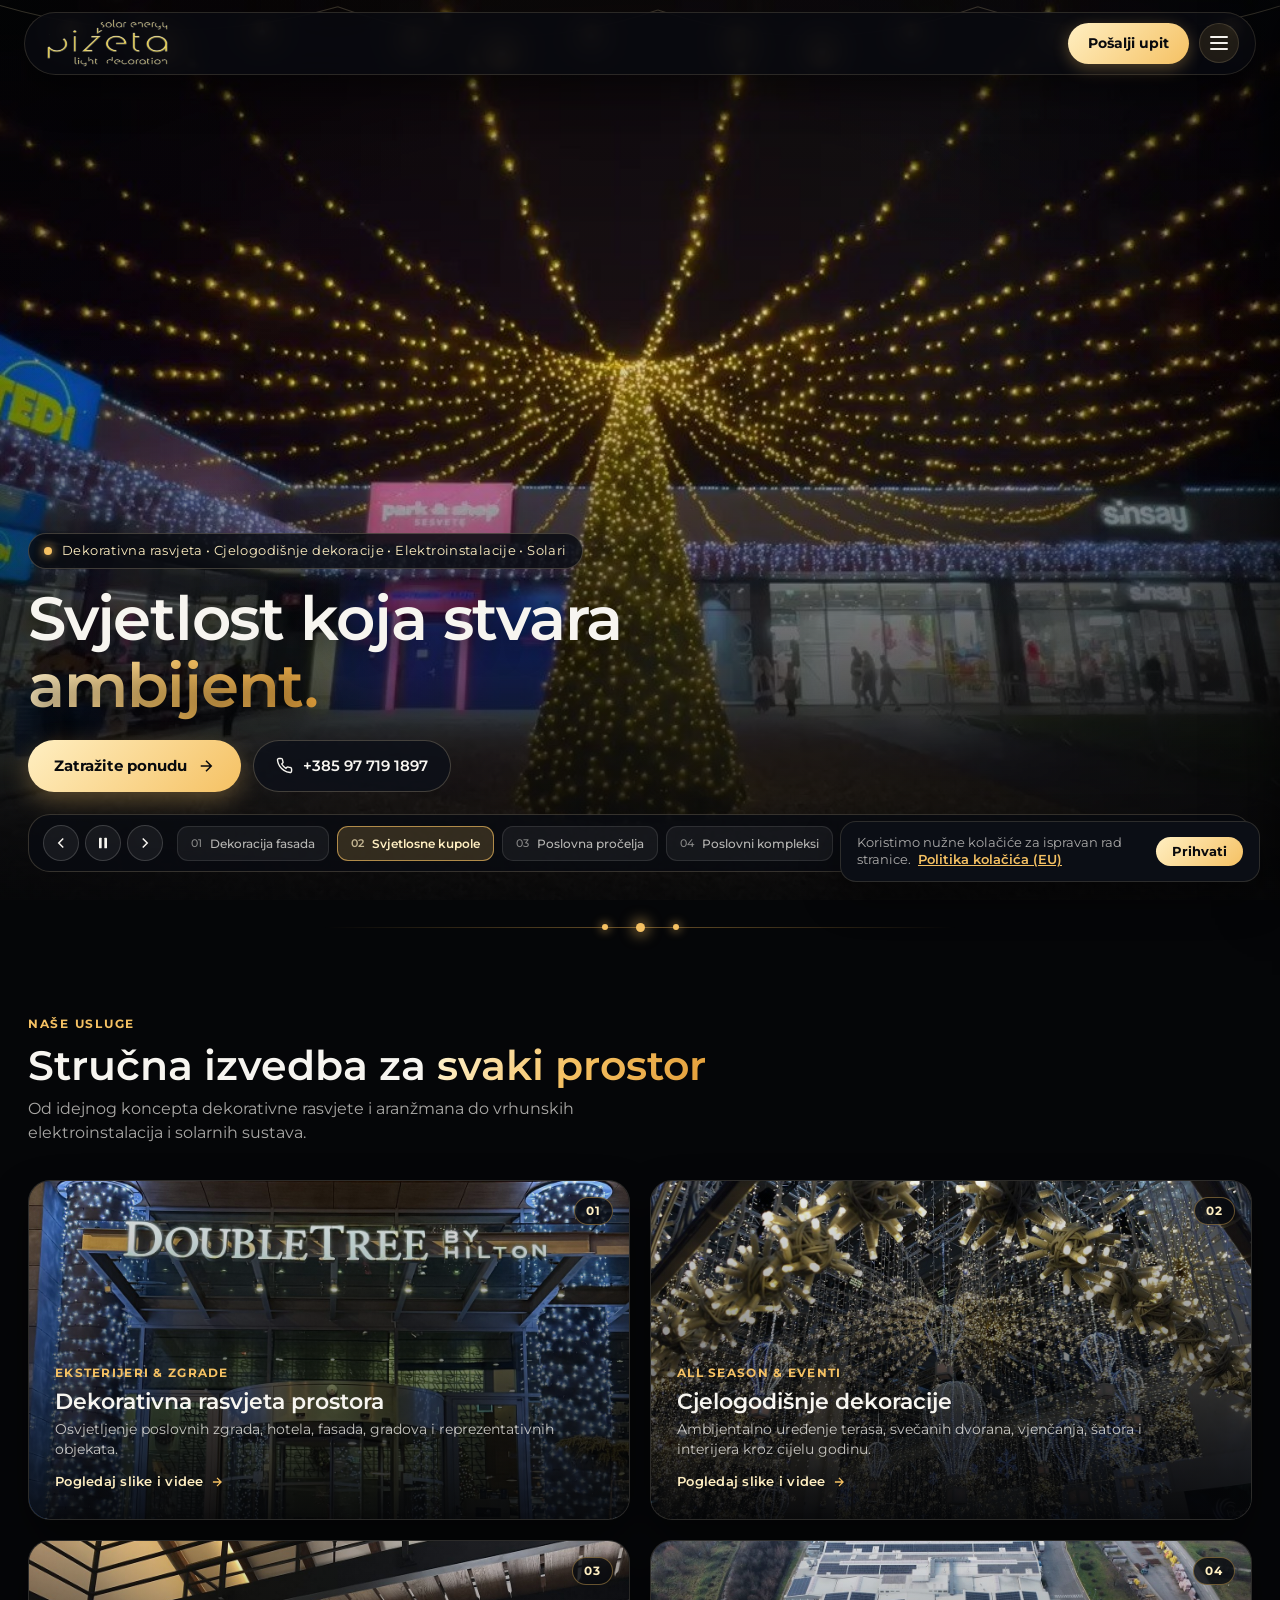
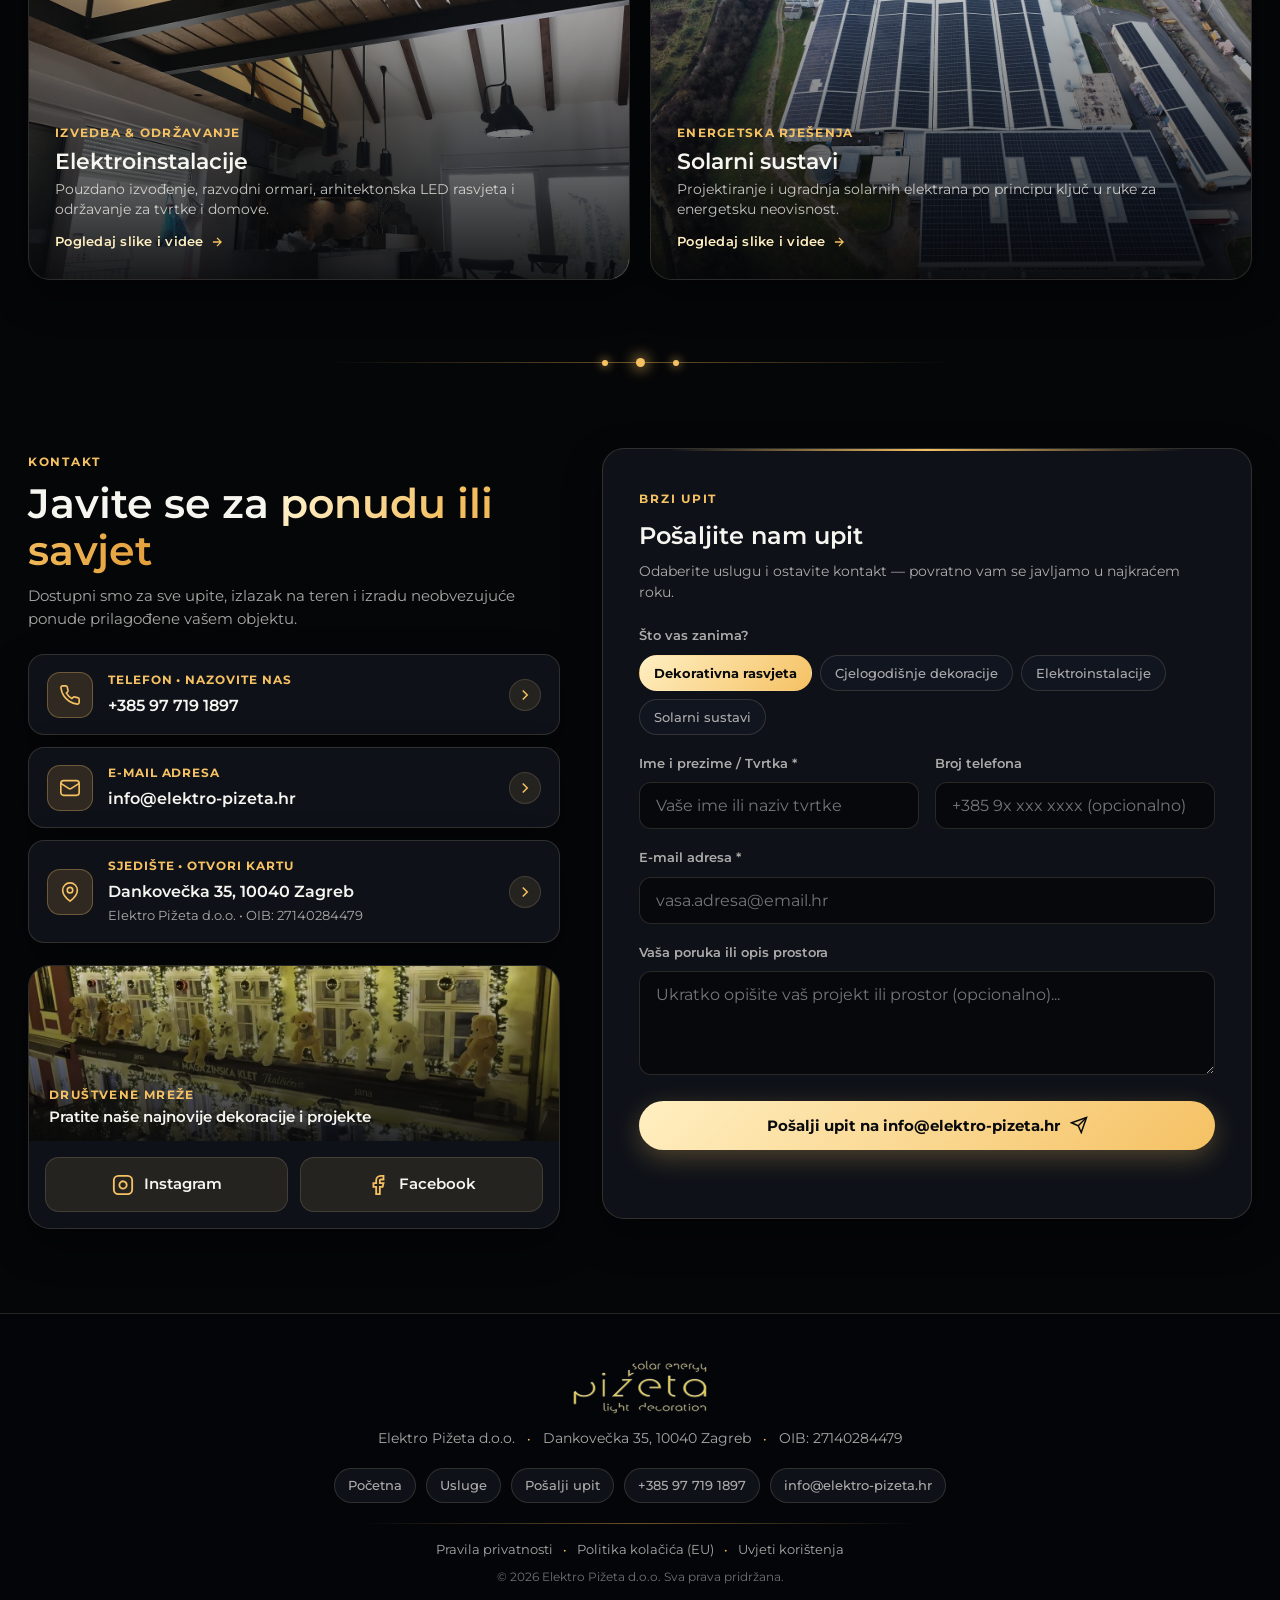
<file: index.html>
<!DOCTYPE html>
<html lang="hr" data-theme="dark">
<head>
  <meta charset="UTF-8" />
  <meta name="viewport" content="width=device-width, initial-scale=1.0, viewport-fit=cover" />
  <title>Elektro Pižeta — Dekorativna rasvjeta, Elektroinstalacije & Solarni sustavi</title>
  <meta name="description" content="Elektro Pižeta d.o.o. — Dekorativna rasvjeta prostora, cjelogodišnje dekoracije, elektroinstalacije i solarni sustavi." />
  <link rel="icon" type="image/png" href="assets/images/favicon.png" />

  <!-- Google Fonts: Montserrat -->
  <link rel="preconnect" href="https://fonts.googleapis.com" />
  <link rel="preconnect" href="https://fonts.gstatic.com" crossorigin />
  <link href="https://fonts.googleapis.com/css2?family=Montserrat:ital,wght@0,300..800;1,300..800&display=swap" rel="stylesheet" />

  <!-- Inicijalizacija teme prije iscrtavanja -->
  <script>
    (function () {
      try {
        var savedTheme = localStorage.getItem('ep_theme');
        if (savedTheme === 'light' || savedTheme === 'dark') {
          document.documentElement.setAttribute('data-theme', savedTheme);
        }
        var savedLang = localStorage.getItem('ep_lang');
        if (savedLang === 'en' || savedLang === 'hr') {
          document.documentElement.setAttribute('lang', savedLang);
        }
      } catch (e) {}
    })();
  </script>

  <link rel="stylesheet" href="styles.css?v=3" />
</head>
<body>
  <!-- Subtle Ambient Warm Bokeh Canvas (PC Dark Mode) -->
  <canvas id="ambient-lights-canvas" aria-hidden="true"></canvas>

  <!-- Subtle Hanging Architectural String Lights (Top Catenary Garland) -->
  <div class="string-lights-wrapper" aria-hidden="true">
    <svg class="string-lights-svg" viewBox="0 0 1440 110" preserveAspectRatio="none">
      <defs>
        <radialGradient id="bulb-glow" cx="50%" cy="50%" r="50%">
          <stop offset="0%" stop-color="#fff6d6" stop-opacity="1" />
          <stop offset="35%" stop-color="#f7b955" stop-opacity="0.65" />
          <stop offset="100%" stop-color="#f7b955" stop-opacity="0" />
        </radialGradient>
      </defs>
      <path class="wire" d="M-20,0 Q180,68 380,8" />
      <path class="wire" d="M380,8 Q560,78 740,12" />
      <path class="wire" d="M740,12 Q920,76 1100,8" />
      <path class="wire" d="M1100,8 Q1280,68 1460,0" />

      <g class="bulb-group b1" transform="translate(80, 25)">
        <line x1="0" y1="0" x2="0" y2="10" class="socket-cord" />
        <circle cx="0" cy="14" r="18" fill="url(#bulb-glow)" class="glow-halo" />
        <circle cx="0" cy="14" r="3" fill="#fff8e7" />
      </g>
      <g class="bulb-group b2" transform="translate(185, 38)">
        <line x1="0" y1="0" x2="0" y2="14" class="socket-cord" />
        <circle cx="0" cy="18" r="22" fill="url(#bulb-glow)" class="glow-halo" />
        <circle cx="0" cy="18" r="3.5" fill="#fff8e7" />
      </g>
      <g class="bulb-group b3" transform="translate(295, 26)">
        <line x1="0" y1="0" x2="0" y2="9" class="socket-cord" />
        <circle cx="0" cy="13" r="17" fill="url(#bulb-glow)" class="glow-halo" />
        <circle cx="0" cy="13" r="3" fill="#fff8e7" />
      </g>
      <g class="bulb-group b4" transform="translate(465, 32)">
        <line x1="0" y1="0" x2="0" y2="12" class="socket-cord" />
        <circle cx="0" cy="16" r="20" fill="url(#bulb-glow)" class="glow-halo" />
        <circle cx="0" cy="16" r="3.2" fill="#fff8e7" />
      </g>
      <g class="bulb-group b5" transform="translate(565, 44)">
        <line x1="0" y1="0" x2="0" y2="15" class="socket-cord" />
        <circle cx="0" cy="19" r="24" fill="url(#bulb-glow)" class="glow-halo" />
        <circle cx="0" cy="19" r="3.5" fill="#fff8e7" />
      </g>
      <g class="bulb-group b6" transform="translate(665, 30)">
        <line x1="0" y1="0" x2="0" y2="10" class="socket-cord" />
        <circle cx="0" cy="14" r="18" fill="url(#bulb-glow)" class="glow-halo" />
        <circle cx="0" cy="14" r="3" fill="#fff8e7" />
      </g>
      <g class="bulb-group b7" transform="translate(830, 32)">
        <line x1="0" y1="0" x2="0" y2="12" class="socket-cord" />
        <circle cx="0" cy="16" r="20" fill="url(#bulb-glow)" class="glow-halo" />
        <circle cx="0" cy="16" r="3.2" fill="#fff8e7" />
      </g>
      <g class="bulb-group b8" transform="translate(925, 43)">
        <line x1="0" y1="0" x2="0" y2="14" class="socket-cord" />
        <circle cx="0" cy="18" r="23" fill="url(#bulb-glow)" class="glow-halo" />
        <circle cx="0" cy="18" r="3.5" fill="#fff8e7" />
      </g>
      <g class="bulb-group b9" transform="translate(1025, 28)">
        <line x1="0" y1="0" x2="0" y2="9" class="socket-cord" />
        <circle cx="0" cy="13" r="17" fill="url(#bulb-glow)" class="glow-halo" />
        <circle cx="0" cy="13" r="3" fill="#fff8e7" />
      </g>
      <g class="bulb-group b10" transform="translate(1195, 29)">
        <line x1="0" y1="0" x2="0" y2="11" class="socket-cord" />
        <circle cx="0" cy="15" r="19" fill="url(#bulb-glow)" class="glow-halo" />
        <circle cx="0" cy="15" r="3.2" fill="#fff8e7" />
      </g>
      <g class="bulb-group b11" transform="translate(1290, 36)">
        <line x1="0" y1="0" x2="0" y2="13" class="socket-cord" />
        <circle cx="0" cy="17" r="21" fill="url(#bulb-glow)" class="glow-halo" />
        <circle cx="0" cy="17" r="3.4" fill="#fff8e7" />
      </g>
      <g class="bulb-group b12" transform="translate(1385, 22)">
        <line x1="0" y1="0" x2="0" y2="8" class="socket-cord" />
        <circle cx="0" cy="12" r="16" fill="url(#bulb-glow)" class="glow-halo" />
        <circle cx="0" cy="12" r="2.8" fill="#fff8e7" />
      </g>
    </svg>
  </div>

  <!-- Navigation Header: Logo + Pošalji upit + Hamburger meni (unutar trake i na PC-u i na mobitelu) -->
  <header class="site-header" id="top">
    <div class="header-inner">
      <a href="#top" class="brand-logo" aria-label="Elektro Pižeta Početna">
        <img src="assets/images/logo-light.png" alt="Elektro Pižeta" decoding="async" />
      </a>

      <div class="header-actions">
        <a href="#upit" class="nav-cta" data-i18n="nav.cta">Pošalji upit</a>

        <button
          type="button"
          class="hamburger-btn"
          id="hamburger-btn"
          aria-label="Otvori izbornik"
          aria-expanded="false"
          aria-controls="nav-drawer"
        >
          <span class="hamburger-box">
            <span class="hamburger-line line-1"></span>
            <span class="hamburger-line line-2"></span>
            <span class="hamburger-line line-3"></span>
          </span>
        </button>
      </div>
    </div>
  </header>

  <!-- Hamburger Izbornik: Sekcije + Svijetli/Tamni mod + Jezik (HR/EN) + Kontakt -->
  <div class="nav-drawer-backdrop" id="nav-drawer-backdrop" hidden></div>
  <aside class="nav-drawer" id="nav-drawer" aria-label="Glavni izbornik" aria-hidden="true">
    <div class="nav-drawer-header">
      <a href="#top" class="brand-logo" data-close-drawer>
        <img src="assets/images/logo-light.png" alt="Elektro Pižeta" decoding="async" />
      </a>
      <button type="button" class="nav-drawer-close" id="nav-drawer-close" aria-label="Zatvori izbornik">
        <svg width="20" height="20" viewBox="0 0 24 24" fill="none" stroke="currentColor" stroke-width="2.2">
          <line x1="18" y1="6" x2="6" y2="18" />
          <line x1="6" y1="6" x2="18" y2="18" />
        </svg>
      </button>
    </div>

    <div class="nav-drawer-body">
      <!-- Postavke: Svijetli / Tamni mod i Jezik (HR / EN) -->
      <div class="drawer-settings-group">
        <div class="drawer-setting-row">
          <span class="drawer-setting-label" data-i18n="drawer.theme">Tema</span>
          <div class="drawer-segmented" id="drawer-theme-switch" role="group" aria-label="Odabir teme">
            <button type="button" class="seg-btn" data-mode="dark" data-i18n="drawer.dark">Tamni</button>
            <button type="button" class="seg-btn" data-mode="light" data-i18n="drawer.light">Svijetli</button>
          </div>
        </div>

        <div class="drawer-setting-row">
          <span class="drawer-setting-label" data-i18n="drawer.lang">Jezik</span>
          <div class="drawer-segmented" id="drawer-lang-switch" role="group" aria-label="Odabir jezika">
            <button type="button" class="seg-btn active" data-lang-btn="hr">HR</button>
            <button type="button" class="seg-btn" data-lang-btn="en">EN</button>
          </div>
        </div>
      </div>

      <!-- Ostale sekcije -->
      <div class="drawer-section">
        <span class="drawer-eyebrow" data-i18n="drawer.sections">Sekcije</span>
        <nav class="drawer-nav-list" aria-label="Izbornik sekcija">
          <a href="#top" class="drawer-nav-item" data-close-drawer>
            <span data-i18n="nav.home">Početna</span>
            <svg width="16" height="16" viewBox="0 0 24 24" fill="none" stroke="currentColor" stroke-width="2"><path d="M9 18l6-6-6-6"/></svg>
          </a>
          <a href="usluge.html" class="drawer-nav-item" data-close-drawer>
            <span data-i18n="nav.services">Usluge</span>
            <svg width="16" height="16" viewBox="0 0 24 24" fill="none" stroke="currentColor" stroke-width="2"><path d="M9 18l6-6-6-6"/></svg>
          </a>
          <a href="#kontakt" class="drawer-nav-item" data-close-drawer>
            <span data-i18n="nav.contact">Kontakt</span>
            <svg width="16" height="16" viewBox="0 0 24 24" fill="none" stroke="currentColor" stroke-width="2"><path d="M9 18l6-6-6-6"/></svg>
          </a>
          <a href="#upit" class="drawer-nav-item drawer-nav-highlight" data-close-drawer>
            <span data-i18n="nav.cta">Pošalji upit</span>
            <svg width="16" height="16" viewBox="0 0 24 24" fill="none" stroke="currentColor" stroke-width="2"><path d="M5 12h14M12 5l7 7-7 7"/></svg>
          </a>
        </nav>
      </div>

      <!-- Kontakt u hamburger meniju -->
      <div class="drawer-section">
        <span class="drawer-eyebrow" data-i18n="nav.contact">Kontakt</span>
        <div class="drawer-contact-links">
          <a href="tel:+385977191897" class="drawer-contact-pill">
            <svg width="17" height="17" viewBox="0 0 24 24" fill="none" stroke="currentColor" stroke-width="2">
              <path d="M22 16.92v3a2 2 0 0 1-2.18 2 19.79 19.79 0 0 1-8.63-3.07 19.5 19.5 0 0 1-6-6 19.79 19.79 0 0 1-3.07-8.67A2 2 0 0 1 4.11 2h3a2 2 0 0 1 2 1.72 12.84 12.84 0 0 0 .7 2.81 2 2 0 0 1-.45 2.11L8.09 9.91a16 16 0 0 0 6 6l1.27-1.27a2 2 0 0 1 2.11-.45 12.84 12.84 0 0 0 2.81.7A2 2 0 0 1 22 16.92z" />
            </svg>
            <span>+385 97 719 1897</span>
          </a>
          <a href="mailto:info@elektro-pizeta.hr" class="drawer-contact-pill">
            <svg width="17" height="17" viewBox="0 0 24 24" fill="none" stroke="currentColor" stroke-width="2">
              <rect x="2" y="4" width="20" height="16" rx="3" />
              <path d="m22 7-8.97 5.7a1.94 1.94 0 0 1-2.06 0L2 7" />
            </svg>
            <span>info@elektro-pizeta.hr</span>
          </a>
          <a href="https://maps.google.com/?q=Dankovečka+35,+10040+Zagreb" target="_blank" rel="noopener noreferrer" class="drawer-contact-pill">
            <svg width="17" height="17" viewBox="0 0 24 24" fill="none" stroke="currentColor" stroke-width="2">
              <path d="M20 10c0 6-8 12-8 12s-8-6-8-12a8 8 0 0 1 16 0Z" />
              <circle cx="12" cy="10" r="3" />
            </svg>
            <span>Dankovečka 35, 10040 Zagreb</span>
          </a>
        </div>

        <div class="drawer-socials">
          <a href="https://www.instagram.com/elektro_pizeta/" target="_blank" rel="noopener noreferrer" class="drawer-social-btn">Instagram</a>
          <a href="https://www.facebook.com/people/Elektro-Pieta/100046227527095/" target="_blank" rel="noopener noreferrer" class="drawer-social-btn">Facebook</a>
        </div>
      </div>
    </div>
  </aside>

  <main>
    <!-- HERO: Fullscreen Sequential Video Showcase (PC Panoramic 16:9 / Mobile Vertical 9:16) -->
    <section class="hero-video-section" id="hero-section" aria-label="Video prezentacija radova">
      <div class="video-stage" id="video-stage">
        <video
          id="hero-video-primary"
          class="hero-video active"
          playsinline
          webkit-playsinline
          muted
          preload="auto"
          poster="assets/images/poster-mob-6.jpg"
        ></video>
        <video
          id="hero-video-secondary"
          class="hero-video"
          playsinline
          webkit-playsinline
          muted
          preload="none"
        ></video>

        <!-- Subtle Vignette & Warm Glow Overlay -->
        <div class="video-vignette"></div>
      </div>

      <!-- Minimalist Overlay Content -->
      <div class="hero-content-container">
        <div class="hero-minimal-copy">
          <div class="ambient-badge">
            <span class="pulse-dot"></span>
            <span data-i18n="hero.badge">Dekorativna rasvjeta &bull; Cjelogodišnje dekoracije &bull; Elektroinstalacije &bull; Solari</span>
          </div>
          <h1 class="hero-title" data-i18n-html="hero.title">Svjetlost koja stvara <span class="gold-gradient-text">ambijent.</span></h1>
          <div class="hero-actions">
            <a href="#upit" class="btn-primary">
              <span data-i18n="hero.cta">Zatražite ponudu</span>
              <svg width="18" height="18" viewBox="0 0 24 24" fill="none" stroke="currentColor" stroke-width="2">
                <path d="M5 12h14M12 5l7 7-7 7" />
              </svg>
            </a>
            <a href="tel:+385977191897" class="btn-glass">
              <svg width="17" height="17" viewBox="0 0 24 24" fill="none" stroke="currentColor" stroke-width="2">
                <path d="M22 16.92v3a2 2 0 0 1-2.18 2 19.79 19.79 0 0 1-8.63-3.07 19.5 19.5 0 0 1-6-6 19.79 19.79 0 0 1-3.07-8.67A2 2 0 0 1 4.11 2h3a2 2 0 0 1 2 1.72 12.84 12.84 0 0 0 .7 2.81 2 2 0 0 1-.45 2.11L8.09 9.91a16 16 0 0 0 6 6l1.27-1.27a2 2 0 0 1 2.11-.45 12.84 12.84 0 0 0 2.81.7A2 2 0 0 1 22 16.92z" />
              </svg>
              <span>+385 97 719 1897</span>
            </a>
          </div>
        </div>

        <!-- Video Playlist Controls -->
        <div class="video-controls-bar" aria-label="Kontrole video galerije">
          <div class="video-nav-arrows">
            <button type="button" class="video-ctrl-btn" id="prev-video-btn" aria-label="Prethodni video" title="Prethodni video">
              <svg width="18" height="18" viewBox="0 0 24 24" fill="none" stroke="currentColor" stroke-width="2">
                <path d="M15 18l-6-6 6-6" />
              </svg>
            </button>
            <button type="button" class="video-ctrl-btn" id="play-pause-btn" aria-label="Pauziraj ili pokreni video" title="Play / Pause">
              <svg id="pause-icon" width="16" height="16" viewBox="0 0 24 24" fill="currentColor">
                <rect x="6" y="4" width="4" height="16" rx="1" />
                <rect x="14" y="4" width="4" height="16" rx="1" />
              </svg>
              <svg id="play-icon" width="16" height="16" viewBox="0 0 24 24" fill="currentColor" style="display:none;">
                <polygon points="6 4 20 12 6 20 6 4" />
              </svg>
            </button>
            <button type="button" class="video-ctrl-btn" id="next-video-btn" aria-label="Sljedeći video" title="Sljedeći video">
              <svg width="18" height="18" viewBox="0 0 24 24" fill="none" stroke="currentColor" stroke-width="2">
                <path d="M9 18l6-6-6-6" />
              </svg>
            </button>
          </div>

          <!-- Dynamic Video Pills with Progress Bars -->
          <div class="video-playlist-pills" id="video-playlist-pills"></div>
        </div>
      </div>
    </section>

    <!-- Subtle Light Divider -->
    <div class="glow-divider" aria-hidden="true">
      <span class="glow-node"></span>
      <span class="glow-node large"></span>
      <span class="glow-node"></span>
    </div>

    <!-- USLUGE (Bento Grid) -->
    <section class="visual-grid-section" id="galerija">
      <div class="section-container">
        <div class="section-intro">
          <span class="eyebrow-gold" data-i18n="services.eyebrow">Naše usluge</span>
          <h2 class="section-heading" data-i18n-html="services.heading">Stručna izvedba za <span class="gold-gradient-text">svaki prostor</span></h2>
          <p class="section-subtitle" data-i18n="services.subtitle">Od idejnog koncepta dekorativne rasvjete i aranžmana do vrhunskih elektroinstalacija i solarnih sustava.</p>
        </div>

        <div class="bento-gallery bento-gallery-four">
          <!-- 1. Dekorativna rasvjeta prostora -->
          <a href="usluge.html#dekorativna" class="bento-card">
            <img src="assets/usluge/dekorativna/img-1.jpg" alt="Dekorativna rasvjeta prostora, eksterijera i fasada" loading="lazy" decoding="async" />
            <span class="bento-num">01</span>
            <div class="bento-overlay">
              <span class="bento-tag" data-i18n="s1.tag">Eksterijeri &amp; Zgrade</span>
              <h3 data-i18n="s1.title">Dekorativna rasvjeta prostora</h3>
              <p class="bento-desc" data-i18n="s1.desc">Osvjetljenje poslovnih zgrada, hotela, fasada, gradova i reprezentativnih objekata.</p>
              <span class="bento-cta"><span data-i18n="services.cardCta">Pogledaj slike i videe</span> <svg width="14" height="14" viewBox="0 0 24 24" fill="none" stroke="currentColor" stroke-width="2.2"><path d="M5 12h14M12 5l7 7-7 7"/></svg></span>
            </div>
          </a>

          <!-- 2. Cjelogodišnje dekoracije -->
          <a href="usluge.html#cjelogodisnje" class="bento-card">
            <img src="assets/usluge/cjelogodisnje/img-1.jpg" alt="Cjelogodišnje dekoracije — dekorativne rasvjete, vjenčanja i aranžmani" loading="lazy" decoding="async" />
            <span class="bento-num">02</span>
            <div class="bento-overlay">
              <span class="bento-tag" data-i18n="s3.tag">All Season &amp; Eventi</span>
              <h3 data-i18n="s3.title">Cjelogodišnje dekoracije</h3>
              <p class="bento-desc" data-i18n="s3.desc">Ambijentalno uređenje terasa, svečanih dvorana, vjenčanja, šatora i interijera kroz cijelu godinu.</p>
              <span class="bento-cta"><span data-i18n="services.cardCta">Pogledaj slike i videe</span> <svg width="14" height="14" viewBox="0 0 24 24" fill="none" stroke="currentColor" stroke-width="2.2"><path d="M5 12h14M12 5l7 7-7 7"/></svg></span>
            </div>
          </a>

          <!-- 3. Elektroinstalacije -->
          <a href="usluge.html#elektroinstalacije" class="bento-card">
            <img src="assets/usluge/elektroinstalacije/img-3.jpg" alt="Stručne elektroinstalacije za poslovne i stambene objekte" loading="lazy" decoding="async" />
            <span class="bento-num">03</span>
            <div class="bento-overlay">
              <span class="bento-tag" data-i18n="s4.tag">Izvedba &amp; Održavanje</span>
              <h3 data-i18n="s4.title">Elektroinstalacije</h3>
              <p class="bento-desc" data-i18n="s4.desc">Pouzdano izvođenje, razvodni ormari, arhitektonska LED rasvjeta i održavanje za tvrtke i domove.</p>
              <span class="bento-cta"><span data-i18n="services.cardCta">Pogledaj slike i videe</span> <svg width="14" height="14" viewBox="0 0 24 24" fill="none" stroke="currentColor" stroke-width="2.2"><path d="M5 12h14M12 5l7 7-7 7"/></svg></span>
            </div>
          </a>

          <!-- 4. Solarni sustavi -->
          <a href="usluge.html#solari" class="bento-card">
            <img src="assets/usluge/solari/img-1.jpg" alt="Solarni sustavi i elektrane" loading="lazy" decoding="async" />
            <span class="bento-num">04</span>
            <div class="bento-overlay">
              <span class="bento-tag" data-i18n="s5.tag">Energetska rješenja</span>
              <h3 data-i18n="s5.title">Solarni sustavi</h3>
              <p class="bento-desc" data-i18n="s5.desc">Projektiranje i ugradnja solarnih elektrana po principu ključ u ruke za energetsku neovisnost.</p>
              <span class="bento-cta"><span data-i18n="services.cardCta">Pogledaj slike i videe</span> <svg width="14" height="14" viewBox="0 0 24 24" fill="none" stroke="currentColor" stroke-width="2.2"><path d="M5 12h14M12 5l7 7-7 7"/></svg></span>
            </div>
          </a>
        </div>
      </div>
    </section>

    <!-- Subtle Light Divider -->
    <div class="glow-divider" aria-hidden="true">
      <span class="glow-node"></span>
      <span class="glow-node large"></span>
      <span class="glow-node"></span>
    </div>

    <!-- KONTAKT & FORMA ZA UPIT -->
    <section class="contact-section" id="kontakt">
      <div class="section-container">
        <div class="contact-grid">
          <!-- Lijeva strana: Kontakt podaci -->
          <div class="contact-info-panel">
            <span class="eyebrow-gold" data-i18n="contact.eyebrow">Kontakt</span>
            <h2 class="section-heading" data-i18n-html="contact.heading">Javite se za <span class="gold-gradient-text">ponudu ili savjet</span></h2>
            <p class="contact-lead" data-i18n="contact.lead">Dostupni smo za sve upite, izlazak na teren i izradu neobvezujuće ponude prilagođene vašem objektu.</p>

            <div class="contact-cards-list">
              <a href="tel:+385977191897" class="contact-item-card">
                <div class="contact-icon">
                  <svg width="22" height="22" viewBox="0 0 24 24" fill="none" stroke="currentColor" stroke-width="1.8">
                    <path d="M22 16.92v3a2 2 0 0 1-2.18 2 19.79 19.79 0 0 1-8.63-3.07 19.5 19.5 0 0 1-6-6 19.79 19.79 0 0 1-3.07-8.67A2 2 0 0 1 4.11 2h3a2 2 0 0 1 2 1.72 12.84 12.84 0 0 0 .7 2.81 2 2 0 0 1-.45 2.11L8.09 9.91a16 16 0 0 0 6 6l1.27-1.27a2 2 0 0 1 2.11-.45 12.84 12.84 0 0 0 2.81.7A2 2 0 0 1 22 16.92z" />
                  </svg>
                </div>
                <div class="contact-item-body">
                  <span class="contact-label" data-i18n="contact.phoneLabel">Telefon &bull; Nazovite nas</span>
                  <strong class="contact-value">+385 97 719 1897</strong>
                </div>
                <span class="contact-card-arrow" aria-hidden="true">
                  <svg width="18" height="18" viewBox="0 0 24 24" fill="none" stroke="currentColor" stroke-width="2"><path d="M9 18l6-6-6-6"/></svg>
                </span>
              </a>

              <a href="mailto:info@elektro-pizeta.hr" class="contact-item-card">
                <div class="contact-icon">
                  <svg width="22" height="22" viewBox="0 0 24 24" fill="none" stroke="currentColor" stroke-width="1.8">
                    <rect x="2" y="4" width="20" height="16" rx="3" />
                    <path d="m22 7-8.97 5.7a1.94 1.94 0 0 1-2.06 0L2 7" />
                  </svg>
                </div>
                <div class="contact-item-body">
                  <span class="contact-label" data-i18n="contact.emailLabel">E-mail adresa</span>
                  <strong class="contact-value">info@elektro-pizeta.hr</strong>
                </div>
                <span class="contact-card-arrow" aria-hidden="true">
                  <svg width="18" height="18" viewBox="0 0 24 24" fill="none" stroke="currentColor" stroke-width="2"><path d="M9 18l6-6-6-6"/></svg>
                </span>
              </a>

              <a href="https://maps.google.com/?q=Dankovečka+35,+10040+Zagreb" target="_blank" rel="noopener noreferrer" class="contact-item-card">
                <div class="contact-icon">
                  <svg width="22" height="22" viewBox="0 0 24 24" fill="none" stroke="currentColor" stroke-width="1.8">
                    <path d="M20 10c0 6-8 12-8 12s-8-6-8-12a8 8 0 0 1 16 0Z" />
                    <circle cx="12" cy="10" r="3" />
                  </svg>
                </div>
                <div class="contact-item-body">
                  <span class="contact-label" data-i18n="contact.addressLabel">Sjedište &bull; Otvori kartu</span>
                  <strong class="contact-value">Dankovečka 35, 10040 Zagreb</strong>
                  <small class="contact-subvalue">Elektro Pižeta d.o.o. &bull; OIB: 27140284479</small>
                </div>
                <span class="contact-card-arrow" aria-hidden="true">
                  <svg width="18" height="18" viewBox="0 0 24 24" fill="none" stroke="currentColor" stroke-width="2"><path d="M9 18l6-6-6-6"/></svg>
                </span>
              </a>
            </div>

            <!-- Kartica za društvene mreže -->
            <div class="social-showcase-card">
              <div class="social-showcase-media">
                <img src="assets/images/poster-pc-3.jpg" alt="Elektro Pižeta projekti na društvenim mrežama" loading="lazy" decoding="async" />
                <div class="social-showcase-overlay">
                  <span class="social-showcase-badge" data-i18n="social.badge">Društvene mreže</span>
                  <p class="social-showcase-caption" data-i18n="social.caption">Pratite naše najnovije dekoracije i projekte</p>
                </div>
              </div>
              <div class="social-links-row">
                <a href="https://www.instagram.com/elektro_pizeta/" target="_blank" rel="noopener noreferrer" class="social-pill social-pill-ig">
                  <svg width="22" height="22" viewBox="0 0 24 24" fill="none" stroke="currentColor" stroke-width="2">
                    <rect x="2" y="2" width="20" height="20" rx="5" ry="5" />
                    <path d="M16 11.37A4 4 0 1 1 12.63 8 4 4 0 0 1 16 11.37z" />
                    <line x1="17.5" y1="6.5" x2="17.51" y2="6.5" />
                  </svg>
                  <span>Instagram</span>
                </a>
                <a href="https://www.facebook.com/people/Elektro-Pieta/100046227527095/" target="_blank" rel="noopener noreferrer" class="social-pill social-pill-fb">
                  <svg width="22" height="22" viewBox="0 0 24 24" fill="none" stroke="currentColor" stroke-width="2">
                    <path d="M18 2h-3a5 5 0 0 0-5 5v3H7v4h3v8h4v-8h3l1-4h-4V7a1 1 0 0 1 1-1h3z" />
                  </svg>
                  <span>Facebook</span>
                </a>
              </div>
            </div>
          </div>

          <!-- Desna strana: Forma za upit -->
          <div class="inquiry-form-panel" id="upit">
            <form id="inquiry-form" class="inquiry-form">
              <div class="form-header-block">
                <span class="eyebrow-gold" data-i18n="form.eyebrow">Brzi upit</span>
                <h3 class="form-title" data-i18n="form.title">Pošaljite nam upit</h3>
                <p class="form-subtitle" data-i18n="form.subtitle">Odaberite uslugu i ostavite kontakt — povratno vam se javljamo u najkraćem roku.</p>
              </div>

              <!-- Odabir teme jednim klikom -->
              <div class="field-group">
                <label class="field-label" data-i18n="form.topicLabel">Što vas zanima?</label>
                <div class="topic-chips" id="topic-chips">
                  <button type="button" class="topic-chip active" data-topic="Dekorativna rasvjeta prostora" data-i18n="chip.s1">Dekorativna rasvjeta</button>
                  <button type="button" class="topic-chip" data-topic="Cjelogodišnje dekoracije" data-i18n="chip.s3">Cjelogodišnje dekoracije</button>
                  <button type="button" class="topic-chip" data-topic="Elektroinstalacije" data-i18n="chip.s4">Elektroinstalacije</button>
                  <button type="button" class="topic-chip" data-topic="Solarni sustavi" data-i18n="chip.s5">Solarni sustavi</button>
                </div>
                <input type="hidden" name="kategorija" id="selected-topic" value="Dekorativna rasvjeta prostora" />
              </div>

              <div class="form-row-two">
                <div class="field-group">
                  <label for="ime" class="field-label" data-i18n="form.nameLabel">Ime i prezime / Tvrtka *</label>
                  <input type="text" id="ime" name="ime" required placeholder="Vaše ime ili naziv tvrtke" data-i18n-placeholder="form.namePlaceholder" />
                </div>
                <div class="field-group">
                  <label for="telefon" class="field-label" data-i18n="form.phoneLabel">Broj telefona</label>
                  <input type="tel" id="telefon" name="telefon" placeholder="+385 9x xxx xxxx (opcionalno)" data-i18n-placeholder="form.phonePlaceholder" />
                </div>
              </div>

              <div class="field-group">
                <label for="email" class="field-label" data-i18n="form.emailLabel">E-mail adresa *</label>
                <input type="email" id="email" name="email" required placeholder="vasa.adresa@email.hr" data-i18n-placeholder="form.emailPlaceholder" />
              </div>

              <div class="field-group">
                <label for="poruka" class="field-label" data-i18n="form.msgLabel">Vaša poruka ili opis prostora</label>
                <textarea id="poruka" name="poruka" rows="4" placeholder="Ukratko opišite vaš projekt ili prostor (opcionalno)..." data-i18n-placeholder="form.msgPlaceholder"></textarea>
              </div>

              <button type="submit" class="btn-submit" id="submit-btn">
                <span data-i18n="form.submit">Pošalji upit na info@elektro-pizeta.hr</span>
                <svg width="18" height="18" viewBox="0 0 24 24" fill="none" stroke="currentColor" stroke-width="2">
                  <line x1="22" y1="2" x2="11" y2="13" />
                  <polygon points="22 2 15 22 11 13 2 9 22 2" />
                </svg>
              </button>

              <p id="form-feedback" class="form-feedback" role="status" aria-live="polite"></p>
            </form>
          </div>
        </div>
      </div>
    </section>
  </main>

  <!-- Symmetrical Luxury Footer -->
  <footer class="site-footer">
    <div class="section-container footer-symmetric">
      <a href="#top" class="footer-brand-link" aria-label="Povratak na vrh">
        <img src="assets/images/logo-light.png" alt="Elektro Pižeta" class="footer-logo" decoding="async" />
      </a>

      <div class="footer-company-details">
        <span>Elektro Pižeta d.o.o.</span>
        <span class="footer-dot">&bull;</span>
        <span>Dankovečka 35, 10040 Zagreb</span>
        <span class="footer-dot">&bull;</span>
        <span>OIB: 27140284479</span>
      </div>

      <nav class="footer-quick-links" aria-label="Brze poveznice u podnožju">
        <a href="#top" data-i18n="nav.home">Početna</a>
        <a href="usluge.html" data-i18n="nav.services">Usluge</a>
        <a href="#upit" data-i18n="nav.cta">Pošalji upit</a>
        <a href="tel:+385977191897">+385 97 719 1897</a>
        <a href="mailto:info@elektro-pizeta.hr">info@elektro-pizeta.hr</a>
      </nav>

      <div class="footer-divider" aria-hidden="true"></div>

      <div class="footer-bottom-bar">
        <div class="footer-legal-links">
          <button type="button" class="footer-legal-btn" data-open-legal="privacy" data-i18n="legal.privacy">Pravila privatnosti</button>
          <span class="footer-dot">&bull;</span>
          <button type="button" class="footer-legal-btn" data-open-legal="cookies" data-i18n="legal.cookies">Politika kolačića (EU)</button>
          <span class="footer-dot">&bull;</span>
          <button type="button" class="footer-legal-btn" data-open-legal="terms" data-i18n="legal.terms">Uvjeti korištenja</button>
        </div>

        <p class="footer-copy">&copy; <span id="year">2026</span> Elektro Pižeta d.o.o. <span data-i18n="footer.rights">Sva prava pridržana.</span></p>
      </div>
    </div>
  </footer>

  <!-- Suptilna obavijest o kolačićima (Cookie Toast) -->
  <aside id="cookie-banner" class="cookie-banner" role="dialog" aria-live="polite" aria-label="Obavijest o kolačićima" hidden>
    <div class="cookie-banner-text">
      <span data-i18n="cookie.text">Koristimo nužne kolačiće za ispravan rad stranice.</span>
      <button type="button" class="cookie-link-btn" data-open-legal="cookies" data-i18n="legal.cookies">Politika kolačića</button>
    </div>
    <div class="cookie-banner-actions">
      <button type="button" id="cookie-accept-btn" class="cookie-accept-btn" data-i18n="cookie.accept">Prihvati</button>
    </div>
  </aside>

  <!-- Modal za Pravila privatnosti, Politiku kolačića i Uvjete korištenja -->
  <div id="legal-modal" class="legal-modal-backdrop" role="dialog" aria-modal="true" aria-labelledby="legal-modal-title" hidden>
    <div class="legal-modal-dialog">
      <div class="legal-modal-header">
        <div class="legal-tabs" role="tablist">
          <button type="button" class="legal-tab active" data-legal-tab="privacy" role="tab" data-i18n="legal.privacy">Pravila privatnosti</button>
          <button type="button" class="legal-tab" data-legal-tab="cookies" role="tab" data-i18n="legal.cookies">Politika kolačića (EU)</button>
          <button type="button" class="legal-tab" data-legal-tab="terms" role="tab" data-i18n="legal.terms">Uvjeti korištenja</button>
        </div>
        <button type="button" id="legal-modal-close" class="legal-close-btn" aria-label="Zatvori">
          <svg width="20" height="20" viewBox="0 0 24 24" fill="none" stroke="currentColor" stroke-width="2">
            <line x1="18" y1="6" x2="6" y2="18" />
            <line x1="6" y1="6" x2="18" y2="18" />
          </svg>
        </button>
      </div>

      <div class="legal-modal-body">
        <div class="legal-pane active" id="legal-pane-privacy">
          <h3 id="legal-modal-title">Pravila privatnosti</h3>
          <p><strong>Elektro Pižeta d.o.o.</strong> (Dankovečka 35, 10040 Zagreb, OIB: 27140284479), vlasnik web stranice <code>www.elektro-pizeta.hr</code>, svjesna je važnosti zaštite Vaše privatnosti te se obvezuje štititi podatke prikupljene od posjetitelja naše internetske stranice sukladno Općoj uredbi o zaštiti osobnih podataka (GDPR – Uredba EU 2016/679).</p>
          <h4>Podaci koje prikupljamo</h4>
          <p>Osobne podatke (ime i prezime ili naziv tvrtke, broj telefona, e-mail adresa i sadržaj upita) prikupljamo isključivo kada nam ih dobrovoljno dostavite putem kontakt forme ili izravnim slanjem e-pošte u svrhu izrade informativne ponude ili odgovora na vaš upit.</p>
          <h4>Svrha i rok čuvanja podataka</h4>
          <p>Vaše podatke koristimo isključivo radi poslovne komunikacije i realizacije traženih usluga (dekorativna rasvjeta, cjelogodišnje dekoracije, elektroinstalacije, solarni sustavi) te ih ne ustupamo trećim stranama, osim kada je to zakonski obvezno.</p>
          <h4>Vaša prava</h4>
          <p>U svakom trenutku imate pravo zatražiti pristup svojim osobnim podacima, njihov ispravak ili brisanje slanjem zahtjeva na <a href="mailto:info@elektro-pizeta.hr">info@elektro-pizeta.hr</a>.</p>
        </div>

        <div class="legal-pane" id="legal-pane-cookies" hidden>
          <h3>Politika kolačića (EU)</h3>
          <p>Ova Politika kolačića primjenjuje se na građane i stalne rezidente Europskog gospodarskog prostora. Naše web mjesto <code>https://elektro-pizeta.hr</code> koristi samo tehnički nužne kolačiće i lokalnu pohranu preglednika radi pravilnog i sigurnog funkcioniranja stranice.</p>
          <h4>Što su kolačići?</h4>
          <p>Kolačić je mala tekstualna datoteka koju vaš preglednik sprema na vaš uređaj prilikom posjeta internetskoj stranici kako bi zapamtio vaše osnovne postavke (poput potvrde ove obavijesti o kolačićima).</p>
          <h4>Vrste kolačića koje koristimo</h4>
          <ul>
            <li><strong>Tehnički / nužni kolačići:</strong> Neophodni su za ispravno prikazivanje web mjesta, rad video zapisa, sigurnost (Cloudflare zaštita) i pamćenje vašeg izbora o kolačićima. Ovi kolačići ne prate vaše kretanje na drugim stranicama.</li>
          </ul>
          <h4>Upravljanje kolačićima</h4>
          <p>Kolačiće možete u bilo kojem trenutku obrisati ili blokirati kroz postavke svojeg internetskog preglednika.</p>
        </div>

        <div class="legal-pane" id="legal-pane-terms" hidden>
          <h3>Uvjeti korištenja</h3>
          <p>Informacije objavljene na internetskoj stranici <code>elektro-pizeta.hr</code> informativnog su karaktera. <strong>Elektro Pižeta d.o.o.</strong> nastoji osigurati točnost i ažurnost svih prikazanih informacija, fotografija i video materijala izvedenih projekata.</p>
          <h4>Autorska prava</h4>
          <p>Svi video materijali, fotografije projekata, logotipi i vizualni elementi na ovoj stranici vlasništvo su tvrtke Elektro Pižeta d.o.o. te ih nije dopušteno kopirati ili distribuirati bez prethodne pisane suglasnosti.</p>
          <h4>Kontakt podaci</h4>
          <p>Elektro Pižeta d.o.o.<br />Dankovečka 35, 10040 Zagreb<br />OIB: 27140284479<br />E-mail: <a href="mailto:info@elektro-pizeta.hr">info@elektro-pizeta.hr</a></p>
        </div>
      </div>
    </div>
  </div>

  <script src="script.js?v=4"></script>
</body>
</html>
</file>
<file: styles.css>
/* ==========================================================================
   THEME VARIABLES: DARK MODE (Default) & LIGHT MODE (PC & Mobile)
   ========================================================================== */
:root,
[data-theme="dark"] {
  --bg-deep: #050608;
  --bg-surface: #0b0d13;
  --bg-card: rgba(16, 19, 27, 0.9);
  --bg-elevated: #111520;
  --bg-input: rgba(6, 8, 12, 0.92);
  --border-subtle: rgba(255, 232, 185, 0.14);
  --border-glow: rgba(247, 185, 85, 0.42);

  --gold-light: #ffefc2;
  --gold-primary: #f5c163;
  --gold-warm: #e29d38;
  --gold-accent-text: #f5c163;

  --text-main: #f7f5f0;
  --text-muted: rgba(247, 245, 240, 0.68);
  --text-dim: rgba(247, 245, 240, 0.45);

  --header-bg: rgba(8, 10, 15, 0.88);
  --drawer-bg: #0b0e15;
  --footer-bg: #040508;
  --shadow-card: 0 16px 38px rgba(0, 0, 0, 0.45);

  --font-display: 'Montserrat', -apple-system, BlinkMacSystemFont, sans-serif;
  --font-sans: 'Montserrat', -apple-system, BlinkMacSystemFont, sans-serif;

  --radius-lg: 22px;
  --radius-md: 16px;
  --radius-pill: 999px;
}

/* SVIJETLA TEMA (Light Mode za PC i Mobitel) */
[data-theme="light"] {
  --bg-deep: #f6f3ec;
  --bg-surface: #ffffff;
  --bg-card: #ffffff;
  --bg-elevated: #efeae0;
  --bg-input: #f9f7f2;
  --border-subtle: rgba(180, 130, 45, 0.22);
  --border-glow: rgba(196, 132, 24, 0.55);

  --gold-light: #f5c163;
  --gold-primary: #d49220;
  --gold-warm: #b57410;
  --gold-accent-text: #a66708;

  --text-main: #151821;
  --text-muted: #4a5060;
  --text-dim: #767d8e;

  --header-bg: rgba(255, 255, 255, 0.94);
  --drawer-bg: #fbf9f5;
  --footer-bg: #ece7dc;
  --shadow-card: 0 14px 34px rgba(20, 24, 34, 0.08);
}

*,
*::before,
*::after {
  box-sizing: border-box;
  margin: 0;
  padding: 0;
}

html {
  scroll-behavior: smooth;
  background-color: var(--bg-deep);
  color: var(--text-main);
  font-family: var(--font-sans);
  -webkit-text-size-adjust: 100%;
  transition: background-color 0.25s ease, color 0.25s ease;
}

body {
  background-color: var(--bg-deep);
  color: var(--text-main);
  min-height: 100vh;
  min-height: 100dvh;
  overflow-x: hidden;
  line-height: 1.6;
  position: relative;
  transition: background-color 0.25s ease, color 0.25s ease;
}

/* Subtle Ambient Bokeh Canvas (PC Dark Mode only) */
#ambient-lights-canvas {
  position: fixed;
  inset: 0;
  width: 100%;
  height: 100%;
  pointer-events: none;
  z-index: 1;
  opacity: 0.7;
}

[data-theme="light"] #ambient-lights-canvas {
  display: none !important;
}

/* Subtle Hanging Architectural String Lights (Top Garland) */
.string-lights-wrapper {
  position: absolute;
  top: 0;
  left: 0;
  width: 100%;
  height: 92px;
  pointer-events: none;
  z-index: 25;
  overflow: hidden;
}

.string-lights-svg {
  width: 100%;
  height: 100%;
  display: block;
}

.string-lights-svg .wire {
  fill: none;
  stroke: rgba(255, 232, 185, 0.2);
  stroke-width: 1.2;
}

.string-lights-svg .socket-cord {
  stroke: rgba(255, 232, 185, 0.25);
  stroke-width: 1.1;
}

/* ==========================================================================
   NAVIGATION HEADER (Logo + Pošalji upit + Hamburger meni)
   ========================================================================== */
.site-header {
  position: fixed;
  top: max(12px, env(safe-area-inset-top));
  left: 0;
  width: 100%;
  z-index: 50;
  padding: 0 24px;
}

.header-inner {
  max-width: 1320px;
  width: 100%;
  margin: 0 auto;
  padding: 10px 16px 10px 22px;
  background: var(--header-bg);
  backdrop-filter: blur(16px);
  -webkit-backdrop-filter: blur(16px);
  border: 1px solid var(--border-subtle);
  border-radius: var(--radius-pill);
  display: flex;
  align-items: center;
  justify-content: space-between;
  gap: 12px;
  box-shadow: var(--shadow-card);
  transition: background 0.25s ease, border-color 0.25s ease;
}

.brand-logo {
  display: inline-flex;
  align-items: center;
  min-width: 0;
  flex-shrink: 1;
  margin: -6px 0;
}

.brand-logo img {
  height: 48px;
  width: 121.13px;
  max-width: 100%;
  object-fit: fill;
  display: block;
}

[data-theme="light"] .brand-logo img,
[data-theme="light"] .footer-logo {
  filter: drop-shadow(0 1px 2px rgba(15, 18, 24, 0.42)) contrast(1.06);
}

.header-actions {
  display: flex;
  align-items: center;
  gap: 10px;
  flex-shrink: 0;
}

.nav-cta {
  text-decoration: none;
  font-size: 0.88rem;
  font-weight: 700;
  color: #090a0d;
  background: linear-gradient(135deg, #ffefc2, #f5c163);
  padding: 9px 20px;
  border-radius: var(--radius-pill);
  box-shadow: 0 4px 16px rgba(245, 193, 99, 0.32);
  white-space: nowrap;
  flex-shrink: 0;
  transition: transform 0.2s ease, box-shadow 0.2s ease;
  -webkit-tap-highlight-color: transparent;
}

.nav-cta:hover {
  transform: translateY(-1px);
  box-shadow: 0 6px 22px rgba(245, 193, 99, 0.5);
}

/* Hamburger Button */
.hamburger-btn {
  width: 40px;
  height: 40px;
  border-radius: 50%;
  border: 1px solid var(--border-subtle);
  background: rgba(245, 193, 99, 0.1);
  color: var(--text-main);
  display: inline-flex;
  align-items: center;
  justify-content: center;
  cursor: pointer;
  flex-shrink: 0;
  transition: border-color 0.2s ease, background 0.2s ease;
  -webkit-tap-highlight-color: transparent;
}

.hamburger-btn:hover {
  border-color: var(--gold-primary);
  background: rgba(245, 193, 99, 0.2);
}

.hamburger-box {
  width: 18px;
  height: 14px;
  position: relative;
  display: block;
}

.hamburger-line {
  position: absolute;
  left: 0;
  width: 100%;
  height: 2px;
  border-radius: 2px;
  background-color: var(--text-main);
  transition: transform 0.25s ease, top 0.25s ease, opacity 0.2s ease;
}

.hamburger-line.line-1 { top: 0; }
.hamburger-line.line-2 { top: 6px; }
.hamburger-line.line-3 { top: 12px; }

.hamburger-btn.is-open .line-1 {
  top: 6px;
  transform: rotate(45deg);
}
.hamburger-btn.is-open .line-2 {
  opacity: 0;
}
.hamburger-btn.is-open .line-3 {
  top: 6px;
  transform: rotate(-45deg);
}

/* ==========================================================================
   HAMBURGER SLIDE-OVER DRAWER MENU
   ========================================================================== */
.nav-drawer-backdrop {
  position: fixed;
  inset: 0;
  z-index: 80;
  background: rgba(3, 5, 8, 0.65);
  opacity: 0;
  transition: opacity 0.28s ease;
}

.nav-drawer-backdrop.is-visible {
  opacity: 1;
}

.nav-drawer-backdrop[hidden] {
  display: none !important;
}

.nav-drawer {
  position: fixed;
  top: 0;
  right: 0;
  bottom: 0;
  width: min(380px, 88vw);
  z-index: 85;
  background: var(--drawer-bg);
  border-left: 1px solid var(--border-subtle);
  box-shadow: -16px 0 50px rgba(0, 0, 0, 0.55);
  display: flex;
  flex-direction: column;
  transform: translate3d(102%, 0, 0);
  transition: transform 0.32s cubic-bezier(0.22, 1, 0.36, 1), background 0.25s ease;
}

.nav-drawer.is-open {
  transform: translate3d(0, 0, 0);
}

.nav-drawer-header {
  display: flex;
  align-items: center;
  justify-content: space-between;
  padding: max(18px, env(safe-area-inset-top)) 20px 16px;
  border-bottom: 1px solid var(--border-subtle);
}

.nav-drawer-header .brand-logo {
  margin: -4px 0;
}

.nav-drawer-header .brand-logo img {
  height: 42px;
  width: 105.19px;
  object-fit: fill;
}

.nav-drawer-close {
  width: 38px;
  height: 38px;
  border-radius: 50%;
  border: 1px solid var(--border-subtle);
  background: rgba(245, 193, 99, 0.08);
  color: var(--text-main);
  display: inline-flex;
  align-items: center;
  justify-content: center;
  cursor: pointer;
  -webkit-tap-highlight-color: transparent;
}

.nav-drawer-body {
  flex: 1;
  overflow-y: auto;
  padding: 18px 20px max(24px, env(safe-area-inset-bottom));
  display: flex;
  flex-direction: column;
  gap: 22px;
}

/* Postavke u hamburger meniju: Svijetli/Tamni mod + Jezik (HR / EN) */
.drawer-settings-group {
  display: flex;
  flex-direction: column;
  gap: 10px;
  padding: 12px 14px;
  border-radius: 16px;
  background: var(--bg-elevated);
  border: 1px solid var(--border-subtle);
}

.drawer-setting-row {
  display: flex;
  align-items: center;
  justify-content: space-between;
  gap: 10px;
}

.drawer-setting-label {
  font-size: 0.82rem;
  font-weight: 600;
  color: var(--text-muted);
}

.drawer-segmented {
  display: inline-flex;
  align-items: center;
  padding: 3px;
  border-radius: var(--radius-pill);
  background: var(--bg-deep);
  border: 1px solid var(--border-subtle);
}

.seg-btn {
  padding: 5px 14px;
  border-radius: var(--radius-pill);
  border: none;
  background: transparent;
  font-family: var(--font-sans);
  font-size: 0.76rem;
  font-weight: 700;
  color: var(--text-muted);
  cursor: pointer;
  transition: background 0.2s ease, color 0.2s ease;
  -webkit-tap-highlight-color: transparent;
}

[data-theme="dark"] #drawer-theme-switch .seg-btn[data-mode="dark"],
[data-theme="light"] #drawer-theme-switch .seg-btn[data-mode="light"],
#drawer-lang-switch .seg-btn.active {
  background: linear-gradient(135deg, #ffefc2, #f5c163);
  color: #090a0d;
}

.drawer-section {
  display: flex;
  flex-direction: column;
  gap: 10px;
}

.drawer-eyebrow {
  font-size: 0.72rem;
  font-weight: 700;
  text-transform: uppercase;
  letter-spacing: 0.12em;
  color: var(--gold-accent-text);
}

.drawer-nav-list {
  display: flex;
  flex-direction: column;
  gap: 8px;
}

.drawer-nav-item {
  display: flex;
  align-items: center;
  justify-content: space-between;
  padding: 13px 16px;
  border-radius: 14px;
  background: var(--bg-elevated);
  border: 1px solid var(--border-subtle);
  color: var(--text-main);
  text-decoration: none;
  font-size: 0.94rem;
  font-weight: 600;
  transition: border-color 0.2s ease, transform 0.2s ease;
}

.drawer-nav-item:hover {
  border-color: var(--gold-primary);
  transform: translateX(3px);
}

.drawer-nav-highlight {
  background: linear-gradient(135deg, #ffefc2, #f5c163);
  color: #090a0d;
  border-color: transparent;
}

.drawer-contact-links {
  display: flex;
  flex-direction: column;
  gap: 8px;
}

.drawer-contact-pill {
  display: flex;
  align-items: center;
  gap: 10px;
  padding: 11px 14px;
  border-radius: 12px;
  background: var(--bg-elevated);
  border: 1px solid var(--border-subtle);
  color: var(--text-main);
  text-decoration: none;
  font-size: 0.85rem;
  font-weight: 600;
}

.drawer-contact-pill svg {
  color: var(--gold-accent-text);
  flex-shrink: 0;
}

.drawer-socials {
  display: grid;
  grid-template-columns: 1fr 1fr;
  gap: 8px;
  margin-top: 4px;
}

.drawer-social-btn {
  display: inline-flex;
  align-items: center;
  justify-content: center;
  padding: 11px 12px;
  border-radius: 12px;
  background: rgba(245, 193, 99, 0.12);
  border: 1px solid var(--border-subtle);
  color: var(--text-main);
  text-decoration: none;
  font-size: 0.84rem;
  font-weight: 600;
}

/* ==========================================================================
   HERO VIDEO SHOWCASE
   ========================================================================== */
.hero-video-section {
  position: relative;
  width: 100%;
  height: 100vh;
  height: 100dvh;
  min-height: 620px;
  max-height: 1120px;
  display: flex;
  align-items: flex-end;
  overflow: hidden;
  z-index: 2;
}

.video-stage {
  position: absolute;
  inset: 0;
  width: 100%;
  height: 100%;
  background: #040507;
  overflow: hidden;
}

.hero-video {
  position: absolute;
  inset: 0;
  width: 100%;
  height: 100%;
  object-fit: cover;
  object-position: center center;
  opacity: 0;
  transform: translateZ(0);
  transition: opacity 0.35s ease-out;
}

.hero-video.active {
  opacity: 1;
  z-index: 2;
}

.video-vignette {
  position: absolute;
  inset: 0;
  z-index: 3;
  background:
    linear-gradient(180deg, rgba(5, 6, 8, 0.52) 0%, rgba(5, 6, 8, 0.08) 38%, rgba(5, 6, 8, 0.56) 72%, rgba(5, 6, 8, 0.94) 100%),
    radial-gradient(circle at 50% 45%, transparent 40%, rgba(5, 6, 8, 0.48) 100%);
  pointer-events: none;
}

.hero-content-container {
  position: relative;
  z-index: 5;
  width: 100%;
  max-width: 1320px;
  margin: 0 auto;
  padding: 0 28px max(28px, env(safe-area-inset-bottom));
  display: flex;
  flex-direction: column;
  gap: 22px;
}

.hero-minimal-copy {
  max-width: 720px;
}

.ambient-badge {
  display: inline-flex;
  align-items: center;
  gap: 10px;
  padding: 7px 15px;
  border-radius: var(--radius-pill);
  background: rgba(10, 12, 18, 0.84);
  border: 1px solid rgba(255, 232, 185, 0.22);
  font-size: 0.8rem;
  letter-spacing: 0.03em;
  color: #ffefc2;
  margin-bottom: 16px;
}

.pulse-dot {
  width: 8px;
  height: 8px;
  flex-shrink: 0;
  border-radius: 50%;
  background: #f5c163;
  box-shadow: 0 0 10px #f5c163;
}

.hero-title {
  font-family: var(--font-display);
  font-size: clamp(2.15rem, 4.8vw, 4.1rem);
  font-weight: 600;
  line-height: 1.08;
  letter-spacing: -0.02em;
  margin-bottom: 22px;
  color: #f7f5f0;
  text-shadow: 0 8px 26px rgba(0, 0, 0, 0.65);
}

.gold-gradient-text {
  background: linear-gradient(125deg, #fff6d6 0%, #f5c163 50%, #e29d38 100%);
  -webkit-background-clip: text;
  -webkit-text-fill-color: transparent;
}

[data-theme="light"] .section-heading .gold-gradient-text {
  background: linear-gradient(125deg, #c88214 0%, #a36205 100%);
  -webkit-background-clip: text;
  -webkit-text-fill-color: transparent;
}

.hero-actions {
  display: flex;
  flex-wrap: wrap;
  gap: 12px;
}

.btn-primary {
  display: inline-flex;
  align-items: center;
  justify-content: center;
  gap: 10px;
  padding: 13px 26px;
  border-radius: var(--radius-pill);
  background: linear-gradient(135deg, #ffefc2, #f5c163);
  color: #090a0d;
  font-weight: 700;
  font-size: 0.95rem;
  text-decoration: none;
  box-shadow: 0 8px 26px rgba(245, 193, 99, 0.32);
  transition: transform 0.25s ease, box-shadow 0.25s ease;
}

.btn-primary:hover {
  transform: translateY(-2px);
  box-shadow: 0 12px 34px rgba(245, 193, 99, 0.5);
}

.btn-glass {
  display: inline-flex;
  align-items: center;
  justify-content: center;
  gap: 10px;
  padding: 13px 22px;
  border-radius: var(--radius-pill);
  background: rgba(14, 17, 25, 0.85);
  border: 1px solid rgba(255, 232, 185, 0.22);
  color: #f7f5f0;
  font-weight: 600;
  font-size: 0.94rem;
  text-decoration: none;
  transition: border-color 0.25s ease, background 0.25s ease;
}

.btn-glass:hover {
  border-color: #f5c163;
  background: rgba(245, 193, 99, 0.16);
}

/* Video Playlist Control Bar */
.video-controls-bar {
  display: flex;
  align-items: center;
  justify-content: space-between;
  gap: 14px;
  padding: 10px 14px;
  background: rgba(10, 12, 18, 0.88);
  border: 1px solid rgba(255, 232, 185, 0.18);
  border-radius: var(--radius-lg);
}

.video-nav-arrows {
  display: flex;
  align-items: center;
  gap: 6px;
  flex-shrink: 0;
}

.video-ctrl-btn {
  width: 36px;
  height: 36px;
  border-radius: 50%;
  border: 1px solid rgba(255, 255, 255, 0.16);
  background: rgba(255, 255, 255, 0.06);
  color: #f7f5f0;
  display: inline-flex;
  align-items: center;
  justify-content: center;
  cursor: pointer;
  transition: border-color 0.2s ease, background 0.2s ease, color 0.2s ease;
  -webkit-tap-highlight-color: transparent;
}

.video-ctrl-btn:hover {
  border-color: #f5c163;
  color: #ffefc2;
  background: rgba(245, 193, 99, 0.18);
}

.video-playlist-pills {
  position: relative; /* Nužno za točan izračun pozicije aktivnog naslova videa */
  flex: 1;
  min-width: 0;
  display: flex;
  align-items: center;
  gap: 8px;
  overflow-x: auto;
  scrollbar-width: none;
  -webkit-overflow-scrolling: touch;
}

.video-playlist-pills::-webkit-scrollbar {
  display: none;
}

.video-pill {
  position: relative;
  flex: 0 0 auto;
  width: max-content;
  padding: 9px 13px;
  border-radius: 11px;
  background: rgba(255, 255, 255, 0.05);
  border: 1px solid rgba(255, 255, 255, 0.1);
  color: rgba(247, 245, 240, 0.72);
  font-family: var(--font-sans);
  font-size: 0.78rem;
  font-weight: 500;
  text-align: left;
  white-space: nowrap;
  cursor: pointer;
  overflow: hidden;
  transition: border-color 0.2s ease, background 0.2s ease, color 0.2s ease;
  -webkit-tap-highlight-color: transparent;
}

.video-pill:hover {
  background: rgba(255, 255, 255, 0.1);
  color: #ffffff;
}

.video-pill.active {
  color: #ffefc2;
  font-weight: 600;
  border-color: rgba(245, 193, 99, 0.65);
  background: rgba(245, 193, 99, 0.18);
}

.video-pill-header {
  display: flex;
  align-items: center;
  justify-content: space-between;
  gap: 8px;
  position: relative;
  z-index: 2;
}

.video-pill-index {
  font-size: 0.7rem;
  opacity: 0.7;
}

.video-pill-title {
  white-space: nowrap;
}

/* GPU-ubrzani indikator napretka (transform: scaleX umjesto width — 0% CPU Layout/Paint troška) */
.video-pill-progress {
  position: absolute;
  left: 0;
  bottom: 0;
  height: 3px;
  width: 100%;
  background: linear-gradient(90deg, #e29d38, #ffefc2);
  transform-origin: left center;
  transform: scaleX(0);
  will-change: transform;
}

/* Subtle Glowing Section Divider */
.glow-divider {
  position: relative;
  z-index: 2;
  max-width: 680px;
  margin: 14px auto;
  height: 26px;
  display: flex;
  align-items: center;
  justify-content: center;
  gap: 28px;
  padding: 0 24px;
}

.glow-divider::before {
  content: '';
  position: absolute;
  left: 24px;
  right: 24px;
  height: 1px;
  background: linear-gradient(90deg, transparent, var(--border-glow), transparent);
}

.glow-node {
  position: relative;
  width: 6px;
  height: 6px;
  border-radius: 50%;
  background: var(--gold-primary);
  box-shadow: 0 0 10px 2px rgba(245, 193, 99, 0.45);
}

.glow-node.large {
  width: 9px;
  height: 9px;
  box-shadow: 0 0 14px 3px rgba(245, 193, 99, 0.6);
}

/* ==========================================================================
   USLUGE (Bento Grid)
   ========================================================================== */
.section-container {
  position: relative;
  z-index: 2;
  max-width: 1320px;
  margin: 0 auto;
  padding: 0 28px;
}

.visual-grid-section {
  padding: 56px 0;
  scroll-margin-top: 76px;
}

.section-intro {
  max-width: 680px;
  margin-bottom: 34px;
}

.section-subtitle {
  font-size: 0.98rem;
  color: var(--text-muted);
  line-height: 1.55;
  margin-top: 8px;
}

.bento-gallery {
  display: grid;
  grid-template-columns: repeat(3, 1fr);
  grid-auto-rows: 320px;
  gap: 20px;
}

.bento-gallery.bento-gallery-four {
  grid-template-columns: repeat(2, 1fr);
  grid-auto-rows: 340px;
}

.bento-card {
  position: relative;
  display: block;
  text-decoration: none;
  color: inherit;
  border-radius: var(--radius-lg);
  overflow: hidden;
  border: 1px solid var(--border-subtle);
  background: #0b0d13;
  cursor: pointer;
  box-shadow: var(--shadow-card);
  transition: border-color 0.3s ease, transform 0.3s ease, box-shadow 0.3s ease;
  -webkit-tap-highlight-color: transparent;
}

.bento-card:hover {
  border-color: var(--border-glow);
  transform: translateY(-3px);
}

.bento-card.bento-wide {
  grid-column: span 2;
}

.bento-card img {
  width: 100%;
  height: 100%;
  object-fit: cover;
  display: block;
  transition: transform 0.55s cubic-bezier(0.22, 1, 0.36, 1);
}

.bento-card:hover img {
  transform: scale(1.04);
}

.bento-num {
  position: absolute;
  top: 16px;
  right: 16px;
  z-index: 3;
  padding: 4px 11px;
  border-radius: var(--radius-pill);
  background: rgba(8, 10, 15, 0.8);
  border: 1px solid rgba(245, 193, 99, 0.4);
  color: #ffefc2;
  font-size: 0.72rem;
  font-weight: 700;
  letter-spacing: 0.08em;
}

.bento-overlay {
  position: absolute;
  inset: 0;
  background: linear-gradient(180deg, rgba(5, 6, 8, 0.05) 0%, rgba(5, 6, 8, 0.42) 45%, rgba(5, 6, 8, 0.92) 100%);
  display: flex;
  flex-direction: column;
  justify-content: flex-end;
  padding: 26px;
}

.bento-tag {
  font-size: 0.73rem;
  text-transform: uppercase;
  letter-spacing: 0.11em;
  color: #f5c163;
  margin-bottom: 5px;
  font-weight: 700;
}

.bento-overlay h3 {
  font-family: var(--font-display);
  font-size: 1.36rem;
  font-weight: 600;
  color: #f7f5f0;
  line-height: 1.22;
  margin-bottom: 6px;
}

.bento-desc {
  font-size: 0.86rem;
  color: rgba(247, 245, 240, 0.78);
  line-height: 1.45;
  max-width: 520px;
  margin-bottom: 12px;
}

.bento-cta {
  display: inline-flex;
  align-items: center;
  gap: 6px;
  font-size: 0.8rem;
  font-weight: 600;
  color: #ffefc2;
  letter-spacing: 0.02em;
}

.bento-cta svg {
  color: #f5c163;
  transition: transform 0.25s ease;
}

.bento-card:hover .bento-cta svg {
  transform: translateX(4px);
}

/* ==========================================================================
   KONTAKT & FORMA ZA UPIT
   ========================================================================== */
.contact-section {
  padding: 58px 0 84px;
  scroll-margin-top: 76px;
}

.contact-grid {
  display: grid;
  grid-template-columns: 1fr 1.22fr;
  gap: 42px;
  align-items: start;
}

.eyebrow-gold {
  display: inline-block;
  font-size: 0.78rem;
  text-transform: uppercase;
  letter-spacing: 0.14em;
  color: var(--gold-accent-text);
  font-weight: 700;
  margin-bottom: 8px;
}

.section-heading {
  font-family: var(--font-display);
  font-size: clamp(1.75rem, 3.2vw, 2.6rem);
  font-weight: 600;
  line-height: 1.15;
  color: var(--text-main);
}

.contact-lead {
  font-size: 0.94rem;
  color: var(--text-muted);
  margin: 10px 0 24px;
  line-height: 1.55;
}

.contact-cards-list {
  display: flex;
  flex-direction: column;
  gap: 12px;
  margin-bottom: 22px;
}

.contact-item-card {
  display: flex;
  align-items: center;
  gap: 15px;
  padding: 16px 18px;
  border-radius: var(--radius-md);
  background: var(--bg-card);
  border: 1px solid var(--border-subtle);
  box-shadow: var(--shadow-card);
  text-decoration: none;
  color: var(--text-main);
  transition: border-color 0.25s ease, transform 0.25s ease, background 0.25s ease;
  -webkit-tap-highlight-color: transparent;
}

.contact-item-card:hover {
  border-color: var(--border-glow);
  transform: translateX(4px);
}

.contact-icon {
  width: 46px;
  height: 46px;
  border-radius: 13px;
  background: rgba(245, 193, 99, 0.14);
  border: 1px solid rgba(245, 193, 99, 0.32);
  color: var(--gold-accent-text);
  display: flex;
  align-items: center;
  justify-content: center;
  flex-shrink: 0;
}

.contact-item-body {
  flex: 1;
  min-width: 0;
}

.contact-label {
  display: block;
  font-size: 0.73rem;
  text-transform: uppercase;
  letter-spacing: 0.08em;
  color: var(--gold-accent-text);
  font-weight: 700;
  margin-bottom: 2px;
}

.contact-value {
  display: block;
  font-size: 1.02rem;
  font-weight: 600;
  color: var(--text-main);
  word-break: break-word;
}

.contact-subvalue {
  display: block;
  font-size: 0.8rem;
  color: var(--text-muted);
  margin-top: 2px;
}

.contact-card-arrow {
  width: 32px;
  height: 32px;
  border-radius: 50%;
  background: rgba(245, 193, 99, 0.1);
  border: 1px solid var(--border-subtle);
  color: var(--gold-accent-text);
  display: flex;
  align-items: center;
  justify-content: center;
  flex-shrink: 0;
  transition: background 0.2s ease, transform 0.2s ease;
}

.contact-item-card:hover .contact-card-arrow {
  background: rgba(245, 193, 99, 0.25);
  transform: translateX(2px);
}

/* Social Showcase Card */
.social-showcase-card {
  border-radius: var(--radius-lg);
  background: var(--bg-card);
  border: 1px solid var(--border-subtle);
  overflow: hidden;
  box-shadow: var(--shadow-card);
}

.social-showcase-media {
  position: relative;
  height: 175px;
  overflow: hidden;
}

.social-showcase-media img {
  width: 100%;
  height: 100%;
  object-fit: cover;
  display: block;
  transition: transform 0.6s ease;
}

.social-showcase-card:hover .social-showcase-media img {
  transform: scale(1.04);
}

.social-showcase-overlay {
  position: absolute;
  inset: 0;
  background: linear-gradient(180deg, rgba(5, 6, 8, 0.08) 0%, rgba(5, 6, 8, 0.86) 100%);
  display: flex;
  flex-direction: column;
  justify-content: flex-end;
  padding: 18px 20px 14px;
}

.social-showcase-badge {
  font-size: 0.72rem;
  font-weight: 700;
  text-transform: uppercase;
  letter-spacing: 0.12em;
  color: #f5c163;
  margin-bottom: 3px;
}

.social-showcase-caption {
  font-size: 0.96rem;
  font-weight: 600;
  color: #f7f5f0;
  line-height: 1.3;
}

.social-links-row {
  display: grid;
  grid-template-columns: 1fr 1fr;
  gap: 12px;
  padding: 16px;
}

.social-pill {
  display: inline-flex;
  align-items: center;
  justify-content: center;
  gap: 10px;
  padding: 14px 18px;
  border-radius: 14px;
  background: rgba(245, 193, 99, 0.1);
  border: 1px solid var(--border-subtle);
  color: var(--text-main);
  text-decoration: none;
  font-size: 0.96rem;
  font-weight: 600;
  transition: transform 0.2s ease, background 0.2s ease, border-color 0.2s ease, color 0.2s ease;
  -webkit-tap-highlight-color: transparent;
}

.social-pill svg {
  color: var(--gold-accent-text);
  flex-shrink: 0;
}

.social-pill:hover {
  color: #090a0d;
  border-color: #f5c163;
  background: linear-gradient(135deg, #ffefc2, #f5c163);
  transform: translateY(-2px);
}

.social-pill:hover svg {
  color: #090a0d;
}

/* Inquiry Form Panel */
.inquiry-form-panel {
  position: relative;
  scroll-margin-top: 84px;
  background: var(--bg-card);
  border: 1px solid var(--border-subtle);
  border-radius: var(--radius-lg);
  padding: 36px;
  box-shadow: var(--shadow-card);
  overflow: hidden;
  transition: background 0.25s ease, border-color 0.25s ease;
}

.inquiry-form-panel::before {
  content: '';
  position: absolute;
  top: 0;
  left: 10%;
  right: 10%;
  height: 2px;
  background: linear-gradient(90deg, transparent, var(--gold-primary), transparent);
}

.form-header-block {
  margin-bottom: 22px;
}

.form-title {
  font-family: var(--font-display);
  font-size: 1.5rem;
  font-weight: 600;
  margin-bottom: 6px;
  color: var(--text-main);
}

.form-subtitle {
  font-size: 0.88rem;
  color: var(--text-muted);
  line-height: 1.5;
}

.field-group {
  margin-bottom: 18px;
}

.field-label {
  display: block;
  font-size: 0.84rem;
  font-weight: 600;
  color: var(--text-muted);
  margin-bottom: 8px;
}

.topic-chips {
  display: flex;
  flex-wrap: wrap;
  gap: 8px;
}

.topic-chip {
  padding: 9px 14px;
  border-radius: var(--radius-pill);
  border: 1px solid var(--border-subtle);
  background: var(--bg-elevated);
  color: var(--text-muted);
  font-family: var(--font-sans);
  font-size: 0.82rem;
  font-weight: 500;
  cursor: pointer;
  transition: border-color 0.2s ease, background 0.2s ease, color 0.2s ease;
  -webkit-tap-highlight-color: transparent;
}

.topic-chip:hover {
  border-color: var(--gold-primary);
  color: var(--text-main);
}

.topic-chip.active {
  background: linear-gradient(135deg, #ffefc2, #f5c163);
  border-color: transparent;
  color: #090a0d;
  font-weight: 700;
}

.form-row-two {
  display: grid;
  grid-template-columns: 1fr 1fr;
  gap: 16px;
}

.inquiry-form input[type="text"],
.inquiry-form input[type="tel"],
.inquiry-form input[type="email"],
.inquiry-form textarea {
  width: 100%;
  padding: 13px 16px;
  border-radius: 12px;
  border: 1px solid var(--border-subtle);
  background: var(--bg-input);
  color: var(--text-main);
  font-family: var(--font-sans);
  font-size: 16px;
  transition: border-color 0.2s ease, background 0.2s ease;
}

.inquiry-form input:focus,
.inquiry-form textarea:focus {
  outline: none;
  border-color: var(--gold-primary);
}

.btn-submit {
  width: 100%;
  padding: 15px 22px;
  border: none;
  border-radius: var(--radius-pill);
  background: linear-gradient(135deg, #ffefc2, #f5c163);
  color: #090a0d;
  font-family: var(--font-sans);
  font-size: 0.96rem;
  font-weight: 700;
  display: inline-flex;
  align-items: center;
  justify-content: center;
  gap: 10px;
  cursor: pointer;
  box-shadow: 0 8px 26px rgba(245, 193, 99, 0.28);
  transition: transform 0.2s ease, box-shadow 0.2s ease;
}

.btn-submit:hover {
  transform: translateY(-2px);
  box-shadow: 0 12px 32px rgba(245, 193, 99, 0.45);
}

.form-feedback {
  margin-top: 12px;
  font-size: 0.88rem;
  text-align: center;
  color: var(--gold-accent-text);
  min-height: 20px;
}

/* ==========================================================================
   FOOTER, COOKIE BANNER & LEGAL MODAL
   ========================================================================== */
.site-footer {
  border-top: 1px solid var(--border-subtle);
  padding: 46px 0 max(36px, env(safe-area-inset-bottom));
  background: var(--footer-bg);
  position: relative;
  z-index: 2;
  transition: background 0.25s ease;
}

.footer-symmetric {
  display: flex;
  flex-direction: column;
  align-items: center;
  text-align: center;
  gap: 14px;
}

.footer-brand-link {
  display: inline-block;
}

.footer-logo {
  height: 54px;
  width: 133.88px;
  max-width: 100%;
  object-fit: fill;
  display: block;
}

.footer-company-details {
  display: flex;
  flex-wrap: wrap;
  align-items: center;
  justify-content: center;
  gap: 6px 12px;
  font-size: 0.85rem;
  color: var(--text-muted);
}

.footer-quick-links {
  display: flex;
  flex-wrap: wrap;
  align-items: center;
  justify-content: center;
  gap: 8px 10px;
  margin-top: 4px;
}

.footer-quick-links a {
  color: var(--text-muted);
  text-decoration: none;
  font-size: 0.83rem;
  font-weight: 500;
  padding: 6px 13px;
  border-radius: var(--radius-pill);
  background: var(--bg-card);
  border: 1px solid var(--border-subtle);
  transition: color 0.2s ease, border-color 0.2s ease;
}

.footer-quick-links a:hover {
  color: var(--gold-accent-text);
  border-color: var(--gold-primary);
}

.footer-dot {
  color: var(--gold-primary);
  font-size: 0.75rem;
  user-select: none;
}

.footer-divider {
  width: 100%;
  max-width: 560px;
  height: 1px;
  margin: 6px 0 2px;
  background: linear-gradient(90deg, transparent, var(--border-glow), transparent);
}

.footer-bottom-bar {
  display: flex;
  flex-direction: column;
  align-items: center;
  gap: 8px;
}

.footer-legal-links {
  display: flex;
  flex-wrap: wrap;
  align-items: center;
  justify-content: center;
  gap: 10px;
  font-size: 0.79rem;
  color: var(--text-dim);
}

.footer-legal-btn {
  background: none;
  border: none;
  padding: 0;
  color: var(--text-muted);
  font-family: var(--font-sans);
  font-size: 0.79rem;
  cursor: pointer;
}

.footer-legal-btn:hover {
  color: var(--gold-accent-text);
  text-decoration: underline;
}

.footer-copy {
  font-size: 0.78rem;
  color: var(--text-dim);
}

/* Cookie Banner */
.cookie-banner {
  position: fixed;
  right: 20px;
  bottom: max(18px, env(safe-area-inset-bottom));
  z-index: 90;
  max-width: 420px;
  padding: 12px 16px;
  border-radius: 16px;
  background: var(--drawer-bg);
  border: 1px solid var(--border-subtle);
  box-shadow: var(--shadow-card);
  display: flex;
  align-items: center;
  justify-content: space-between;
  gap: 14px;
}

.cookie-banner[hidden] {
  display: none !important;
}

.cookie-banner-text {
  font-size: 0.79rem;
  line-height: 1.4;
  color: var(--text-muted);
}

.cookie-link-btn {
  background: none;
  border: none;
  padding: 0;
  margin-left: 4px;
  color: var(--gold-accent-text);
  font-family: var(--font-sans);
  font-size: 0.79rem;
  font-weight: 600;
  text-decoration: underline;
  cursor: pointer;
}

.cookie-accept-btn {
  flex-shrink: 0;
  padding: 7px 16px;
  border: none;
  border-radius: var(--radius-pill);
  background: linear-gradient(135deg, #ffefc2, #f5c163);
  color: #090a0d;
  font-family: var(--font-sans);
  font-size: 0.8rem;
  font-weight: 700;
  cursor: pointer;
}

/* Legal Modal */
.legal-modal-backdrop {
  position: fixed;
  inset: 0;
  z-index: 100;
  background: rgba(3, 4, 6, 0.8);
  display: flex;
  align-items: center;
  justify-content: center;
  padding: 20px;
}

.legal-modal-backdrop[hidden] {
  display: none !important;
}

.legal-modal-dialog {
  width: 100%;
  max-width: 680px;
  max-height: 84vh;
  background: var(--drawer-bg);
  border: 1px solid var(--border-subtle);
  border-radius: var(--radius-lg);
  box-shadow: 0 28px 70px rgba(0, 0, 0, 0.55);
  display: flex;
  flex-direction: column;
  overflow: hidden;
}

.legal-modal-header {
  display: flex;
  align-items: center;
  justify-content: space-between;
  gap: 12px;
  padding: 16px 20px;
  border-bottom: 1px solid var(--border-subtle);
}

.legal-tabs {
  display: flex;
  flex-wrap: wrap;
  gap: 8px;
}

.legal-tab {
  padding: 7px 14px;
  border-radius: var(--radius-pill);
  border: 1px solid var(--border-subtle);
  background: transparent;
  color: var(--text-muted);
  font-family: var(--font-sans);
  font-size: 0.8rem;
  font-weight: 500;
  cursor: pointer;
}

.legal-tab.active {
  background: linear-gradient(135deg, #ffefc2, #f5c163);
  border-color: transparent;
  color: #090a0d;
  font-weight: 700;
}

.legal-close-btn {
  width: 34px;
  height: 34px;
  border-radius: 50%;
  border: 1px solid var(--border-subtle);
  background: var(--bg-elevated);
  color: var(--text-main);
  display: inline-flex;
  align-items: center;
  justify-content: center;
  cursor: pointer;
  flex-shrink: 0;
}

.legal-modal-body {
  padding: 24px;
  overflow-y: auto;
  font-size: 0.9rem;
  color: var(--text-muted);
  line-height: 1.65;
}

.legal-pane h3 {
  font-family: var(--font-display);
  font-size: 1.35rem;
  color: var(--text-main);
  margin-bottom: 12px;
}

.legal-pane h4 {
  font-family: var(--font-display);
  font-size: 1rem;
  color: var(--gold-accent-text);
  margin: 18px 0 6px;
}

.legal-pane p,
.legal-pane ul {
  margin-bottom: 10px;
}

.legal-pane ul {
  padding-left: 20px;
}

.legal-pane a {
  color: var(--gold-accent-text);
}

/* ==========================================================================
   RESPONSIVE & MOBILE DESIGN (PC, Tableti i Mobiteli)
   ========================================================================== */

@media (max-width: 1100px) {
  .section-container {
    padding: 0 22px;
  }
  .hero-content-container {
    padding: 0 22px 28px;
  }
  .bento-gallery {
    grid-template-columns: repeat(2, 1fr);
    grid-auto-rows: 280px;
    gap: 16px;
  }
  .bento-card.bento-wide {
    grid-column: span 2;
  }
  .contact-grid {
    grid-template-columns: 1fr;
    gap: 32px;
  }
}

@media (max-width: 768px) {
  #ambient-lights-canvas {
    display: none !important;
  }
  .string-lights-wrapper {
    height: 56px;
  }
  .header-inner {
    backdrop-filter: none !important;
    -webkit-backdrop-filter: none !important;
  }

  /* Mobilna navigacijska traka: Smanjen logo + Pošalji upit + Hamburger meni 100% UNUTAR trake */
  .site-header {
    top: max(10px, env(safe-area-inset-top));
    padding: 0 12px;
  }
  .header-inner {
    padding: 7px 10px 7px 14px;
    gap: 8px;
  }
  .brand-logo {
    margin: -4px 0;
  }
  .brand-logo img {
    height: 36px;
    width: clamp(72.68px, 22.31vw, 92.44px);
    max-width: calc(100vw - 202px);
    object-fit: fill;
  }
  .header-actions {
    gap: 8px;
  }
  .nav-cta {
    padding: 7px 13px;
    font-size: 0.78rem;
  }
  .hamburger-btn {
    width: 34px;
    height: 34px;
  }
  .hamburger-box {
    width: 16px;
    height: 12px;
  }
  .hamburger-line.line-2 { top: 5px; }
  .hamburger-line.line-3 { top: 10px; }
  .hamburger-btn.is-open .line-1,
  .hamburger-btn.is-open .line-3 {
    top: 5px;
  }

  /* Hero sekcija na mobitelu */
  .hero-video-section {
    min-height: 550px;
  }
  .hero-content-container {
    padding: 0 14px max(18px, env(safe-area-inset-bottom));
    gap: 14px;
  }
  .ambient-badge {
    font-size: 0.69rem;
    padding: 5px 11px;
    margin-bottom: 8px;
    max-width: 100%;
  }
  .ambient-badge span:last-child {
    white-space: nowrap;
    overflow: hidden;
    text-overflow: ellipsis;
  }
  .hero-title {
    font-size: clamp(1.75rem, 7.2vw, 2.35rem);
    margin-bottom: 14px;
  }
  .hero-actions {
    display: grid;
    grid-template-columns: 1.1fr 1fr;
    gap: 8px;
  }
  .btn-primary,
  .btn-glass {
    width: 100%;
    padding: 12px 12px;
    font-size: 0.83rem;
    white-space: nowrap;
  }

  .video-controls-bar {
    flex-direction: row;
    align-items: center;
    gap: 8px;
    padding: 8px 10px;
    border-radius: 16px;
  }
  .video-nav-arrows {
    gap: 4px;
  }
  .video-ctrl-btn {
    width: 31px;
    height: 31px;
  }
  .video-pill {
    padding: 7px 11px;
    font-size: 0.76rem;
  }

  /* Sekcija Usluge na mobitelu */
  .section-container {
    padding: 0 16px;
  }
  .visual-grid-section {
    padding: 36px 0 42px;
  }
  .section-intro {
    margin-bottom: 22px;
  }
  .section-heading {
    font-size: 1.65rem;
    line-height: 1.18;
  }
  .section-subtitle {
    font-size: 0.88rem;
  }
  .bento-gallery {
    grid-template-columns: 1fr;
    grid-auto-rows: auto;
    gap: 16px;
  }
  .bento-card,
  .bento-card.bento-wide {
    grid-column: span 1;
    height: 238px;
    border-radius: 18px;
  }
  .bento-card.bento-wide {
    height: 262px;
  }
  .bento-overlay {
    padding: 18px 20px;
  }
  .bento-overlay h3 {
    font-size: 1.22rem;
    margin-bottom: 4px;
  }
  .bento-desc {
    font-size: 0.81rem;
    margin-bottom: 8px;
    display: -webkit-box;
    -webkit-line-clamp: 2;
    -webkit-box-orient: vertical;
    overflow: hidden;
  }

  /* Kontakt i Forma za upit na mobitelu */
  .contact-section {
    padding: 36px 0 56px;
  }
  .contact-grid {
    gap: 28px;
  }
  .contact-lead {
    font-size: 0.88rem;
    margin: 8px 0 18px;
  }
  .contact-cards-list {
    gap: 10px;
    margin-bottom: 18px;
  }
  .contact-item-card {
    padding: 14px 16px;
    gap: 13px;
    border-radius: 16px;
  }
  .contact-icon {
    width: 42px;
    height: 42px;
  }
  .contact-value {
    font-size: 0.96rem;
  }

  .social-showcase-media {
    height: 155px;
  }
  .social-links-row {
    padding: 12px;
    gap: 10px;
  }
  .social-pill {
    padding: 13px 14px;
    font-size: 0.9rem;
  }

  .inquiry-form-panel {
    padding: 24px 18px;
    border-radius: 20px;
  }
  .form-title {
    font-size: 1.35rem;
  }
  .form-subtitle {
    font-size: 0.83rem;
  }
  .topic-chips {
    display: grid;
    grid-template-columns: 1fr 1fr;
    gap: 8px;
  }
  .topic-chip {
    text-align: center;
    padding: 10px 8px;
    font-size: 0.77rem;
    border-radius: 12px;
  }
  .form-row-two {
    grid-template-columns: 1fr;
    gap: 0;
  }
  .btn-submit {
    padding: 15px 16px;
    font-size: 0.9rem;
  }

  /* Podnožje na mobitelu */
  .site-footer {
    padding: 36px 0 max(28px, env(safe-area-inset-bottom));
  }
  .footer-company-details {
    flex-direction: column;
    gap: 4px;
    font-size: 0.81rem;
  }
  .footer-company-details .footer-dot {
    display: none;
  }
  .footer-quick-links {
    gap: 8px;
  }
  .footer-quick-links a {
    font-size: 0.79rem;
    padding: 6px 12px;
  }

  .cookie-banner {
    left: 14px;
    right: 14px;
    bottom: max(12px, env(safe-area-inset-bottom));
    max-width: none;
  }
  .legal-modal-dialog {
    max-height: 90vh;
  }
  .legal-modal-body {
    padding: 18px 16px;
  }
}

@media (max-width: 360px) {
  .brand-logo img {
    height: 32px;
    width: 73.31px;
    max-width: 73.31px;
    object-fit: fill;
  }
  .nav-cta {
    padding: 6px 10px;
    font-size: 0.73rem;
  }
  .hamburger-btn {
    width: 32px;
    height: 32px;
  }
  .hero-actions {
    grid-template-columns: 1fr;
  }
  .topic-chips {
    grid-template-columns: 1fr;
  }
  .topic-chip:first-child {
    grid-column: span 1;
  }
}

/* ==========================================================================
   PODSTRANICA USLUGE (usluge.html) — KATEGORIJE, VIDEI I FOTO GALERIJA
   ========================================================================== */

.usluge-hero-section {
  padding: calc(max(12px, env(safe-area-inset-top)) + 92px) 0 28px;
  position: relative;
  z-index: 2;
}

.back-home-pill {
  display: inline-flex;
  align-items: center;
  gap: 8px;
  padding: 7px 15px;
  border-radius: var(--radius-pill);
  border: 1px solid var(--border-subtle);
  background: var(--bg-card);
  color: var(--text-muted);
  text-decoration: none;
  font-size: 0.82rem;
  font-weight: 600;
  margin-bottom: 18px;
  transition: color 0.2s ease, border-color 0.2s ease, transform 0.2s ease;
}

.back-home-pill:hover {
  color: var(--gold-accent-text);
  border-color: var(--gold-primary);
  transform: translateX(-2px);
}

.usluge-hero-copy {
  max-width: 760px;
}

.usluge-hero-title {
  font-family: var(--font-display);
  font-size: clamp(2rem, 4.4vw, 3.3rem);
  font-weight: 700;
  line-height: 1.1;
  letter-spacing: -0.02em;
  color: var(--text-main);
  margin: 6px 0 10px;
}

.usluge-hero-subtitle {
  font-size: 1rem;
  color: var(--text-muted);
  line-height: 1.55;
}

/* Sticky navigacija kategorija */
.usluge-sticky-nav-wrap {
  position: sticky;
  top: calc(max(12px, env(safe-area-inset-top)) + 68px);
  z-index: 40;
  padding: 8px 0 14px;
}

.usluge-category-tabs {
  position: relative;
  display: flex;
  align-items: center;
  gap: 10px;
  padding: 8px;
  border-radius: var(--radius-pill);
  background: var(--header-bg);
  backdrop-filter: blur(16px);
  -webkit-backdrop-filter: blur(16px);
  border: 1px solid var(--border-subtle);
  box-shadow: var(--shadow-card);
  overflow-x: auto;
  scrollbar-width: none;
  -webkit-overflow-scrolling: touch;
}

.usluge-category-tabs::-webkit-scrollbar {
  display: none;
}

.usluge-cat-tab {
  display: inline-flex;
  align-items: center;
  gap: 8px;
  padding: 10px 18px;
  border-radius: var(--radius-pill);
  text-decoration: none;
  font-size: 0.86rem;
  font-weight: 600;
  color: var(--text-muted);
  white-space: nowrap;
  flex-shrink: 0;
  transition: background 0.2s ease, color 0.2s ease;
}

.usluge-cat-tab .tab-num {
  font-size: 0.72rem;
  font-weight: 700;
  opacity: 0.7;
  color: var(--gold-accent-text);
}

.usluge-cat-tab:hover {
  color: var(--text-main);
  background: rgba(245, 193, 99, 0.1);
}

.usluge-cat-tab.active {
  background: linear-gradient(135deg, #ffefc2, #f5c163);
  color: #090a0d;
  font-weight: 700;
  box-shadow: 0 4px 14px rgba(245, 193, 99, 0.28);
}

.usluge-cat-tab.active .tab-num {
  color: #090a0d;
  opacity: 0.85;
}

/* Sekcija pojedine kategorije usluge */
.service-category-section {
  padding: 46px 0 54px;
  position: relative;
  z-index: 2;
  scroll-margin-top: 145px;
}

.service-cat-header {
  display: flex;
  align-items: flex-end;
  justify-content: space-between;
  gap: 24px;
  margin-bottom: 30px;
  padding-bottom: 20px;
  border-bottom: 1px solid var(--border-subtle);
}

.service-cat-title-wrap {
  max-width: 740px;
}

.service-cat-eyebrow-row {
  display: flex;
  align-items: center;
  gap: 10px;
  margin-bottom: 6px;
}

.service-cat-num {
  display: inline-flex;
  align-items: center;
  justify-content: center;
  width: 30px;
  height: 30px;
  border-radius: 50%;
  background: rgba(245, 193, 99, 0.14);
  border: 1px solid var(--border-subtle);
  color: var(--gold-accent-text);
  font-size: 0.76rem;
  font-weight: 700;
}

.service-cat-desc {
  font-size: 0.96rem;
  color: var(--text-muted);
  margin-top: 8px;
  line-height: 1.55;
}

.service-cat-actions {
  flex-shrink: 0;
}

.service-media-block {
  margin-top: 28px;
}

.service-media-subhead {
  display: flex;
  align-items: center;
  justify-content: space-between;
  gap: 12px;
  margin-bottom: 16px;
}

.service-media-subtitle {
  display: inline-flex;
  align-items: center;
  gap: 9px;
  font-family: var(--font-display);
  font-size: 1.08rem;
  font-weight: 700;
  color: var(--text-main);
}

.service-media-subtitle svg {
  color: var(--gold-accent-text);
}

.media-count-badge {
  display: inline-flex;
  align-items: center;
  justify-content: center;
  min-width: 26px;
  height: 22px;
  padding: 0 8px;
  border-radius: var(--radius-pill);
  background: rgba(245, 193, 99, 0.15);
  border: 1px solid var(--border-subtle);
  color: var(--gold-accent-text);
  font-size: 0.74rem;
  font-weight: 700;
}

.service-media-hint {
  font-size: 0.8rem;
  color: var(--text-dim);
}

/* Video mreža (4-5 videa po kategoriji u jednom simetričnom redu na PC-u) */
.service-videos-grid {
  display: grid;
  grid-template-columns: repeat(auto-fit, minmax(195px, 1fr));
  gap: 16px;
}

.service-video-card {
  position: relative;
  border-radius: 18px;
  overflow: hidden;
  background: #080a0f;
  border: 1px solid var(--border-subtle);
  box-shadow: var(--shadow-card);
  aspect-ratio: 9 / 14;
  cursor: pointer;
  transition: transform 0.25s ease, border-color 0.25s ease;
}

.service-video-card.vid-landscape {
  aspect-ratio: 9 / 14;
}

.service-video-card:hover {
  transform: translateY(-3px);
  border-color: var(--gold-primary);
}

.service-video-el {
  width: 100%;
  height: 100%;
  object-fit: cover;
  display: block;
}

.service-video-overlay {
  position: absolute;
  inset: 0;
  border: none;
  background: linear-gradient(180deg, rgba(5, 6, 9, 0.05) 55%, rgba(5, 6, 9, 0.72) 100%);
  display: flex;
  align-items: center;
  justify-content: center;
  cursor: pointer;
  transition: background 0.25s ease;
}

.service-video-card.is-playing .service-video-overlay {
  background: linear-gradient(180deg, transparent 75%, rgba(5, 6, 9, 0.45) 100%);
}

.service-video-play-badge {
  width: 54px;
  height: 54px;
  border-radius: 50%;
  background: rgba(10, 12, 18, 0.76);
  border: 1.5px solid rgba(245, 193, 99, 0.75);
  color: #f5c163;
  display: flex;
  align-items: center;
  justify-content: center;
  box-shadow: 0 8px 24px rgba(0, 0, 0, 0.45);
  transition: transform 0.2s ease, opacity 0.25s ease, background 0.2s ease;
}

.service-video-card:hover .service-video-play-badge {
  transform: scale(1.08);
  background: rgba(245, 193, 99, 0.95);
  color: #090a0d;
}

.service-video-card.is-playing .service-video-play-badge {
  opacity: 0;
  transform: scale(0.85);
}

.service-video-card.is-playing:hover .service-video-play-badge {
  opacity: 1;
  transform: scale(1);
}

.service-video-Tag {
  position: absolute;
  left: 12px;
  bottom: 12px;
  font-size: 0.73rem;
  font-weight: 700;
  letter-spacing: 0.06em;
  text-transform: uppercase;
  color: #f7f5f0;
  padding: 4px 10px;
  border-radius: var(--radius-pill);
  background: rgba(8, 10, 14, 0.65);
  border: 1px solid rgba(255, 255, 255, 0.14);
}

/* Foto galerija (12 ili 18 slika po kategoriji — 3 stupca na PC-u i tabletu = 100% popunjeni redovi bez praznina) */
.service-photos-grid {
  display: grid;
  grid-template-columns: repeat(3, 1fr);
  grid-auto-rows: 265px;
  gap: 16px;
}

.service-photo-card {
  position: relative;
  border: 1px solid var(--border-subtle);
  border-radius: 16px;
  overflow: hidden;
  padding: 0;
  background: #090b10;
  cursor: pointer;
  box-shadow: var(--shadow-card);
  transition: transform 0.25s ease, border-color 0.25s ease;
}

.service-photo-card:hover {
  transform: translateY(-3px);
  border-color: var(--gold-primary);
}

.service-photo-card img {
  width: 100%;
  height: 100%;
  object-fit: cover;
  display: block;
  transition: transform 0.45s ease;
}

.service-photo-card:hover img {
  transform: scale(1.05);
}

.service-photo-zoom {
  position: absolute;
  right: 10px;
  bottom: 10px;
  width: 34px;
  height: 34px;
  border-radius: 50%;
  background: rgba(8, 10, 15, 0.72);
  border: 1px solid rgba(245, 193, 99, 0.45);
  color: #f5c163;
  display: flex;
  align-items: center;
  justify-content: center;
  opacity: 0;
  transform: scale(0.9);
  transition: opacity 0.2s ease, transform 0.2s ease;
}

.service-photo-card:hover .service-photo-zoom {
  opacity: 1;
  transform: scale(1);
}

/* Bottom CTA na podstranici Usluge */
.usluge-bottom-cta-section {
  padding: 24px 0 64px;
  position: relative;
  z-index: 2;
}

.usluge-bottom-cta-card {
  padding: 36px 40px;
  border-radius: var(--radius-lg);
  background: var(--bg-card);
  border: 1px solid var(--border-subtle);
  box-shadow: var(--shadow-card);
  display: flex;
  align-items: center;
  justify-content: space-between;
  gap: 28px;
}

.usluge-bottom-cta-buttons {
  display: flex;
  align-items: center;
  gap: 12px;
  flex-shrink: 0;
}

/* Lightbox Modal za slike */
.photo-lightbox {
  position: fixed;
  inset: 0;
  z-index: 120;
  background: rgba(4, 5, 8, 0.92);
  backdrop-filter: blur(10px);
  -webkit-backdrop-filter: blur(10px);
  display: flex;
  align-items: center;
  justify-content: center;
  padding: 24px;
}

.photo-lightbox[hidden] {
  display: none !important;
}

.lightbox-stage {
  max-width: 90vw;
  max-height: 86vh;
  display: flex;
  flex-direction: column;
  align-items: center;
  gap: 12px;
}

.lightbox-stage img {
  max-width: 90vw;
  max-height: 80vh;
  width: auto;
  height: auto;
  object-fit: contain;
  border-radius: 14px;
  border: 1px solid rgba(245, 193, 99, 0.3);
  box-shadow: 0 24px 70px rgba(0, 0, 0, 0.7);
}

.lightbox-counter {
  font-size: 0.84rem;
  font-weight: 600;
  color: #f5c163;
  padding: 5px 14px;
  border-radius: var(--radius-pill);
  background: rgba(14, 17, 24, 0.85);
  border: 1px solid rgba(245, 193, 99, 0.25);
}

.lightbox-close-btn,
.lightbox-nav-btn {
  position: fixed;
  width: 46px;
  height: 46px;
  border-radius: 50%;
  border: 1px solid rgba(245, 193, 99, 0.38);
  background: rgba(12, 15, 22, 0.85);
  color: #f7f5f0;
  display: inline-flex;
  align-items: center;
  justify-content: center;
  cursor: pointer;
  z-index: 125;
  transition: background 0.2s ease, color 0.2s ease, transform 0.2s ease;
}

.lightbox-close-btn:hover,
.lightbox-nav-btn:hover {
  background: #f5c163;
  color: #090a0d;
}

.lightbox-close-btn {
  top: max(20px, env(safe-area-inset-top));
  right: 20px;
}

.lightbox-prev {
  left: 20px;
  top: 50%;
  transform: translateY(-50%);
}

.lightbox-next {
  right: 20px;
  top: 50%;
  transform: translateY(-50%);
}

/* Prilagodba za tablete (769px – 1024px) */
@media (min-width: 769px) and (max-width: 1024px) {
  .site-header {
    padding: 0 18px;
  }
  .header-inner {
    padding: 9px 14px 9px 18px;
  }
  .brand-logo img {
    height: 42px;
    width: 105.19px;
  }
  .bento-gallery.bento-gallery-four {
    grid-template-columns: repeat(2, 1fr);
    grid-auto-rows: 290px;
    gap: 16px;
  }
  .usluge-hero-section {
    padding: calc(max(12px, env(safe-area-inset-top)) + 84px) 0 22px;
  }
  .usluge-sticky-nav-wrap {
    top: calc(max(12px, env(safe-area-inset-top)) + 64px);
  }
  .usluge-cat-tab {
    padding: 9px 15px;
    font-size: 0.82rem;
  }
  .service-cat-header {
    flex-direction: column;
    align-items: flex-start;
    gap: 16px;
  }
  .service-videos-grid {
    grid-template-columns: repeat(2, 1fr);
    gap: 14px;
  }
  .service-videos-grid > .service-video-card:last-child:nth-child(odd) {
    grid-column: span 2;
    aspect-ratio: 16 / 9;
  }
  .service-photos-grid {
    grid-template-columns: repeat(3, 1fr);
    grid-auto-rows: 200px;
    gap: 12px;
  }
  .service-photo-zoom {
    opacity: 1;
  }
  .usluge-bottom-cta-card {
    flex-direction: column;
    align-items: flex-start;
    padding: 28px 26px;
  }
}

@media (max-width: 768px) {
  .bento-gallery.bento-gallery-four {
    grid-template-columns: 1fr;
    grid-auto-rows: auto;
  }
  .usluge-hero-section {
    padding: calc(max(10px, env(safe-area-inset-top)) + 68px) 0 14px;
  }
  .back-home-pill {
    font-size: 0.78rem;
    padding: 6px 13px;
    margin-bottom: 12px;
  }
  .usluge-hero-title {
    font-size: clamp(1.65rem, 6.8vw, 2.2rem);
    margin: 4px 0 8px;
  }
  .usluge-hero-subtitle {
    font-size: 0.88rem;
  }
  .usluge-sticky-nav-wrap {
    top: calc(max(10px, env(safe-area-inset-top)) + 52px);
    padding: 4px 0 8px;
  }
  .usluge-category-tabs {
    backdrop-filter: none !important;
    -webkit-backdrop-filter: none !important;
    padding: 5px;
    gap: 6px;
    border-radius: 16px;
  }
  .usluge-cat-tab {
    padding: 8px 13px;
    font-size: 0.78rem;
    border-radius: 12px;
  }
  .service-category-section {
    padding: 24px 0 32px;
    scroll-margin-top: 118px;
  }
  .service-cat-header {
    flex-direction: column;
    align-items: stretch;
    gap: 14px;
    margin-bottom: 18px;
    padding-bottom: 16px;
  }
  .service-cat-desc {
    font-size: 0.87rem;
  }
  .service-cat-actions,
  .service-quote-btn {
    width: 100%;
    justify-content: center;
  }
  .service-media-block {
    margin-top: 22px;
  }
  .service-media-subhead {
    flex-direction: row;
    flex-wrap: wrap;
    align-items: center;
    justify-content: space-between;
    gap: 6px;
    margin-bottom: 12px;
  }
  .service-media-subtitle {
    font-size: 0.98rem;
  }
  .service-media-hint {
    font-size: 0.74rem;
  }
  .service-videos-grid {
    grid-template-columns: repeat(2, 1fr);
    gap: 10px;
  }
  .service-videos-grid > .service-video-card:last-child:nth-child(odd) {
    grid-column: span 2;
    aspect-ratio: 16 / 10;
  }
  .service-video-play-badge {
    width: 44px;
    height: 44px;
  }
  .service-photos-grid {
    grid-template-columns: repeat(2, 1fr);
    grid-auto-rows: 165px;
    gap: 10px;
  }
  .service-photo-zoom {
    opacity: 1;
    width: 28px;
    height: 28px;
    right: 7px;
    bottom: 7px;
  }
  .usluge-bottom-cta-section {
    padding: 16px 0 44px;
  }
  .usluge-bottom-cta-card {
    flex-direction: column;
    align-items: stretch;
    padding: 22px 18px;
    gap: 16px;
  }
  .usluge-bottom-cta-buttons {
    width: 100%;
    display: grid;
    grid-template-columns: 1fr 1fr;
    gap: 8px;
  }
  .photo-lightbox {
    padding: 14px;
  }
  .lightbox-stage {
    max-width: 96vw;
    max-height: 82vh;
  }
  .lightbox-stage img {
    max-width: 96vw;
    max-height: 72vh;
  }
  .lightbox-prev {
    left: 14px;
    top: auto;
    bottom: max(22px, env(safe-area-inset-bottom));
    transform: none;
  }
  .lightbox-next {
    right: 14px;
    top: auto;
    bottom: max(22px, env(safe-area-inset-bottom));
    transform: none;
  }
  .lightbox-counter {
    position: fixed;
    bottom: calc(max(22px, env(safe-area-inset-bottom)) + 6px);
    left: 50%;
    transform: translateX(-50%);
  }
  .lightbox-close-btn,
  .lightbox-nav-btn {
    width: 42px;
    height: 42px;
  }
}
</file>
